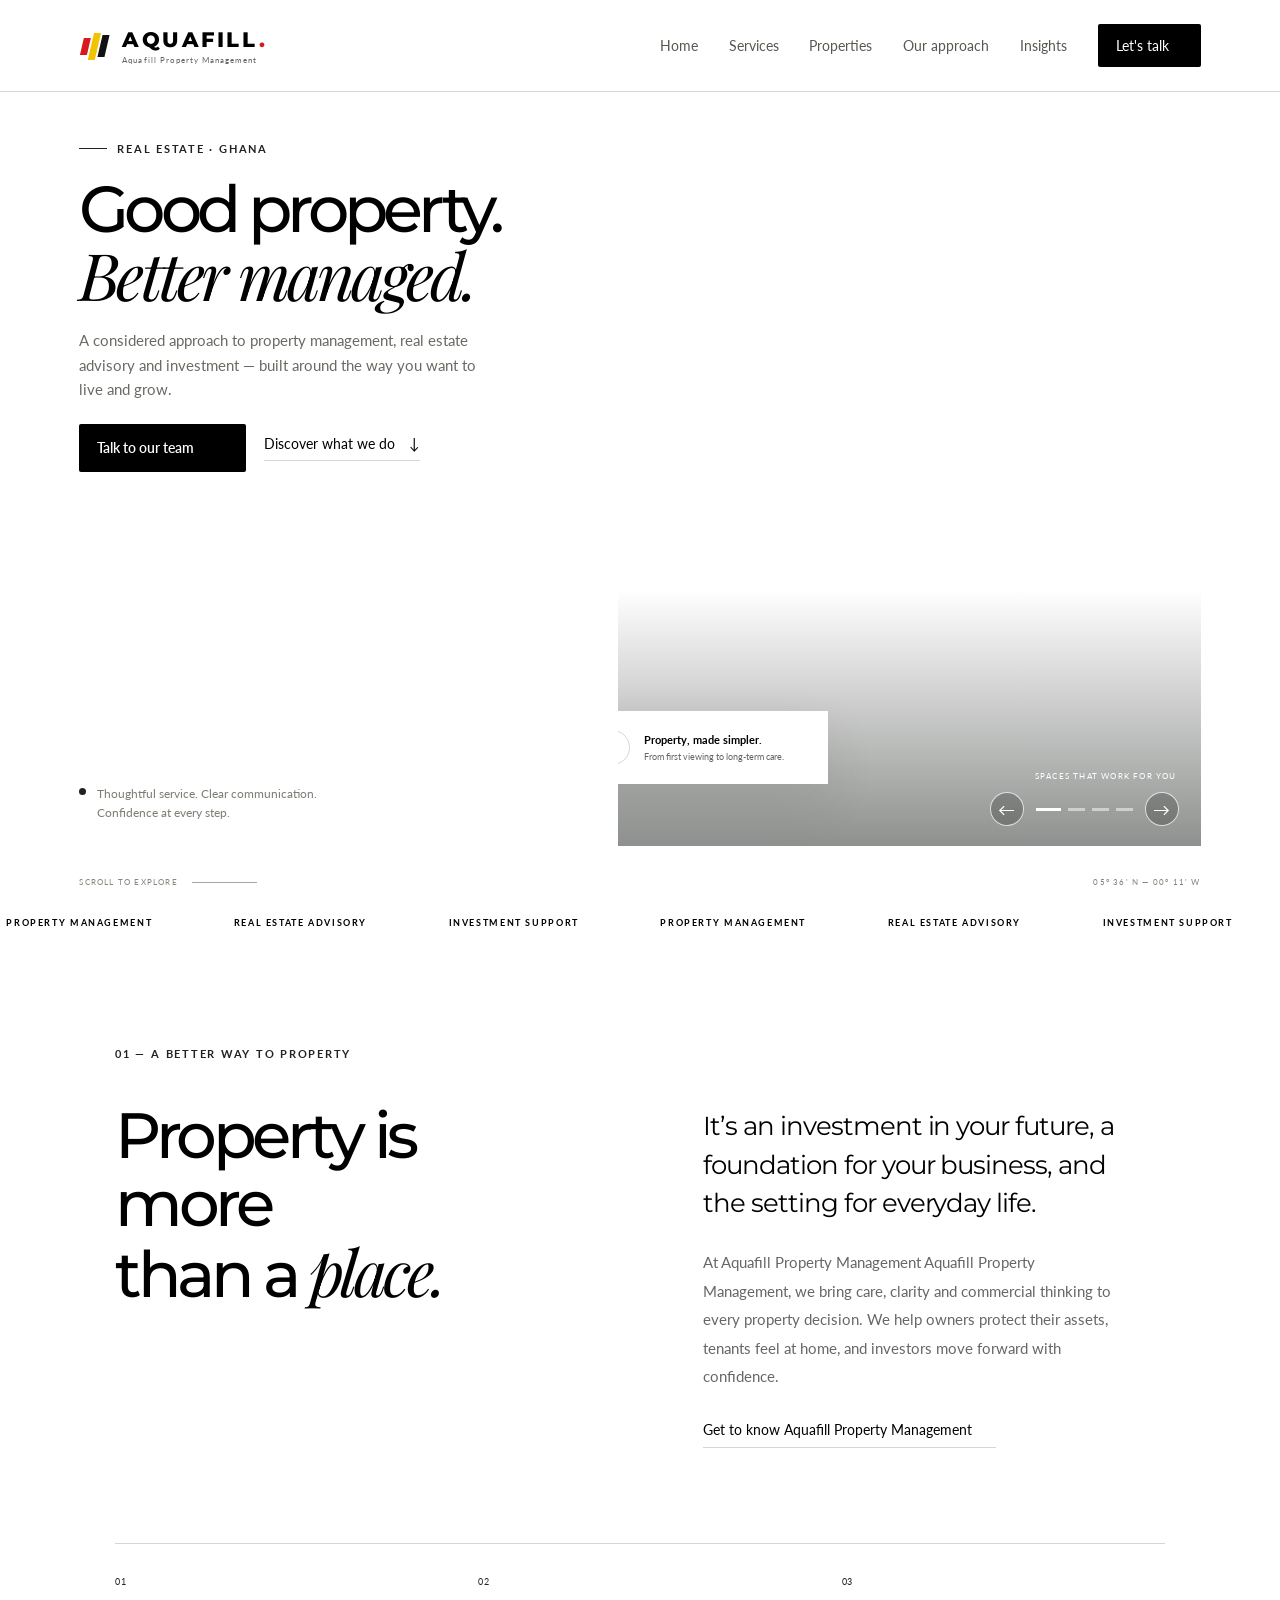
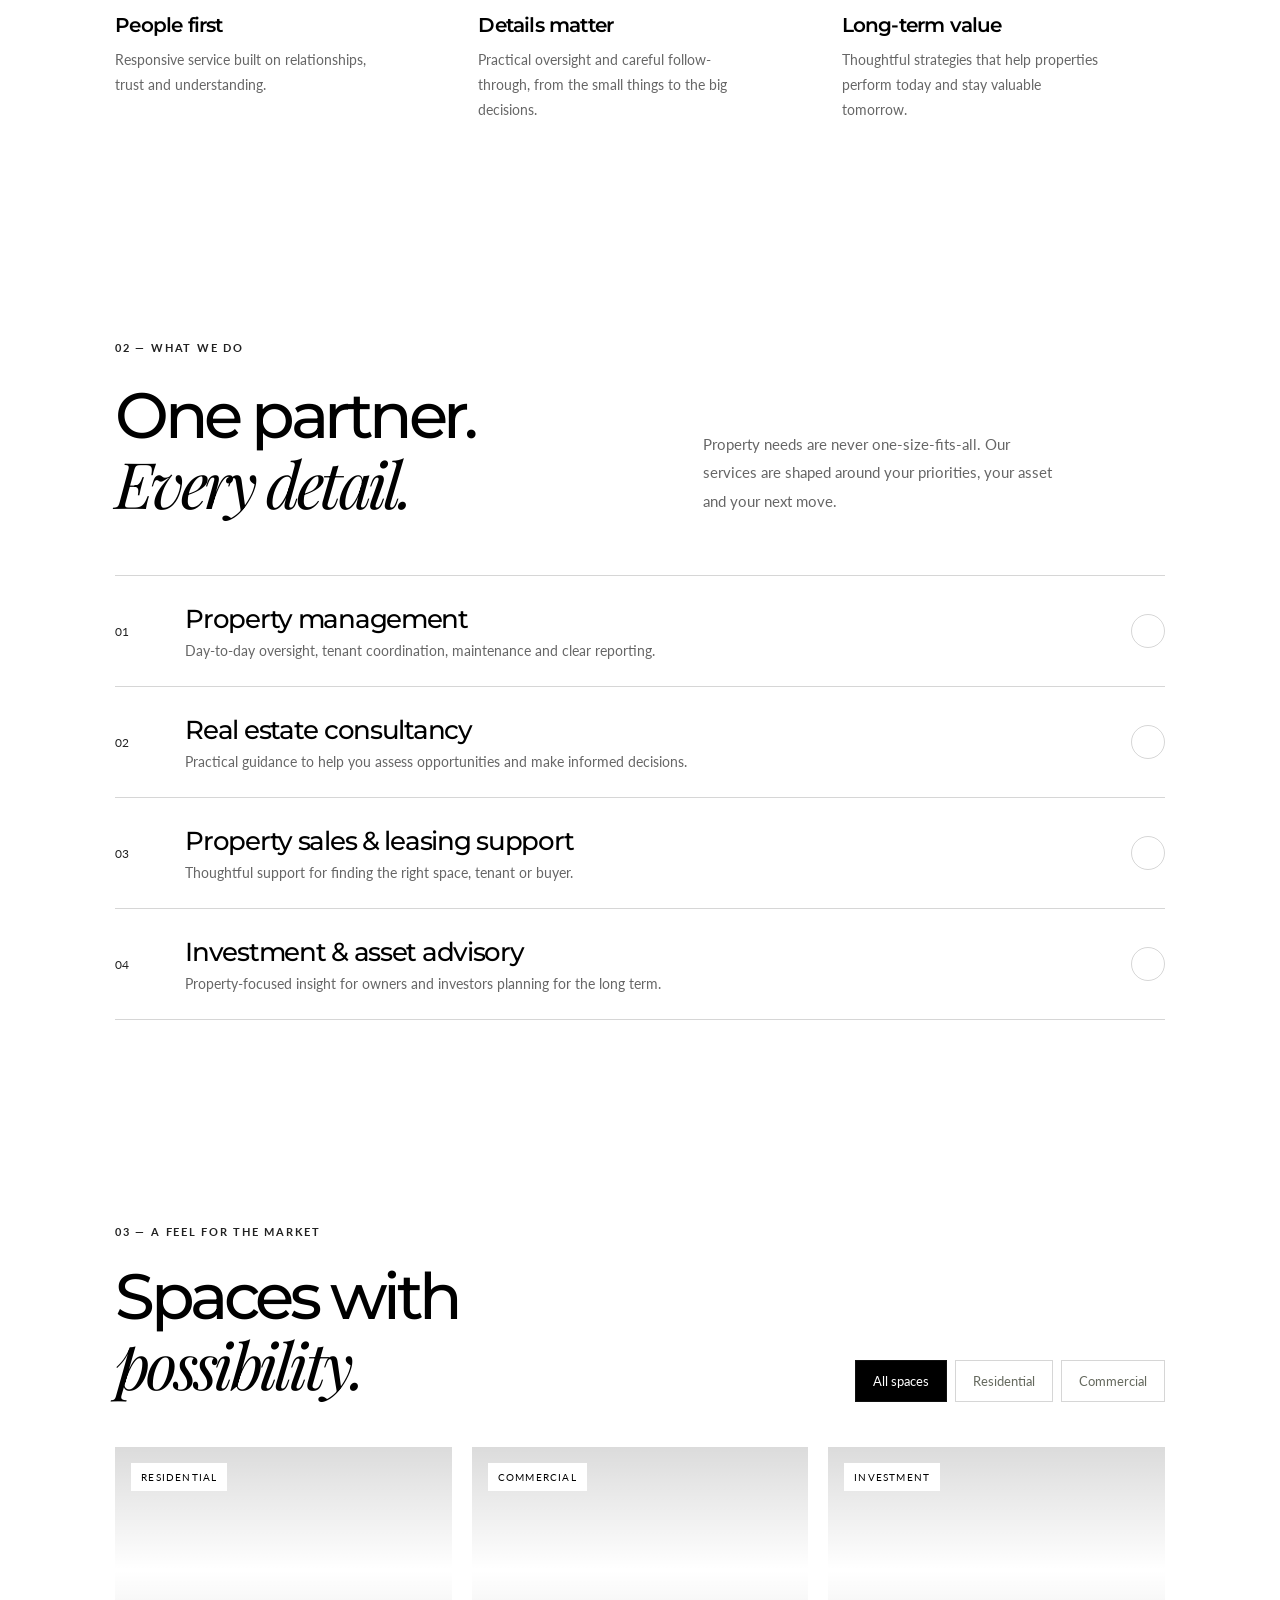
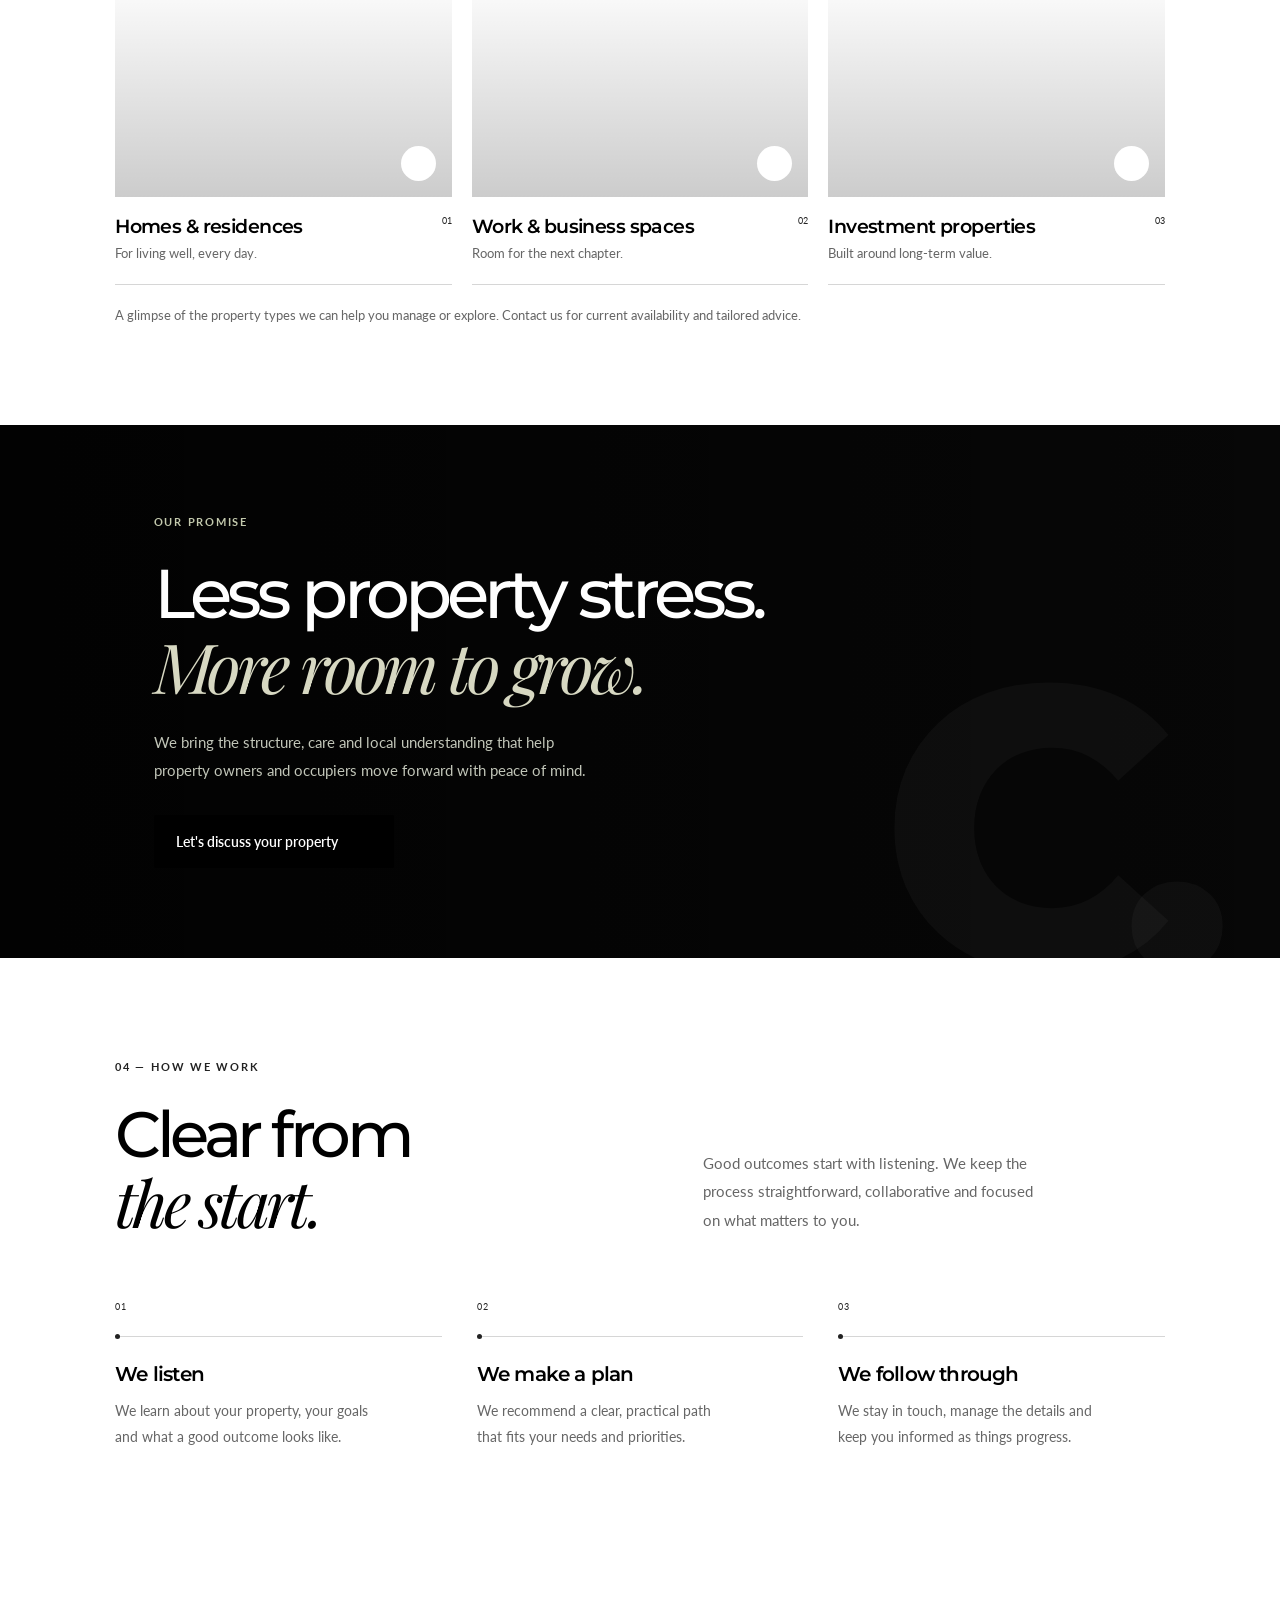
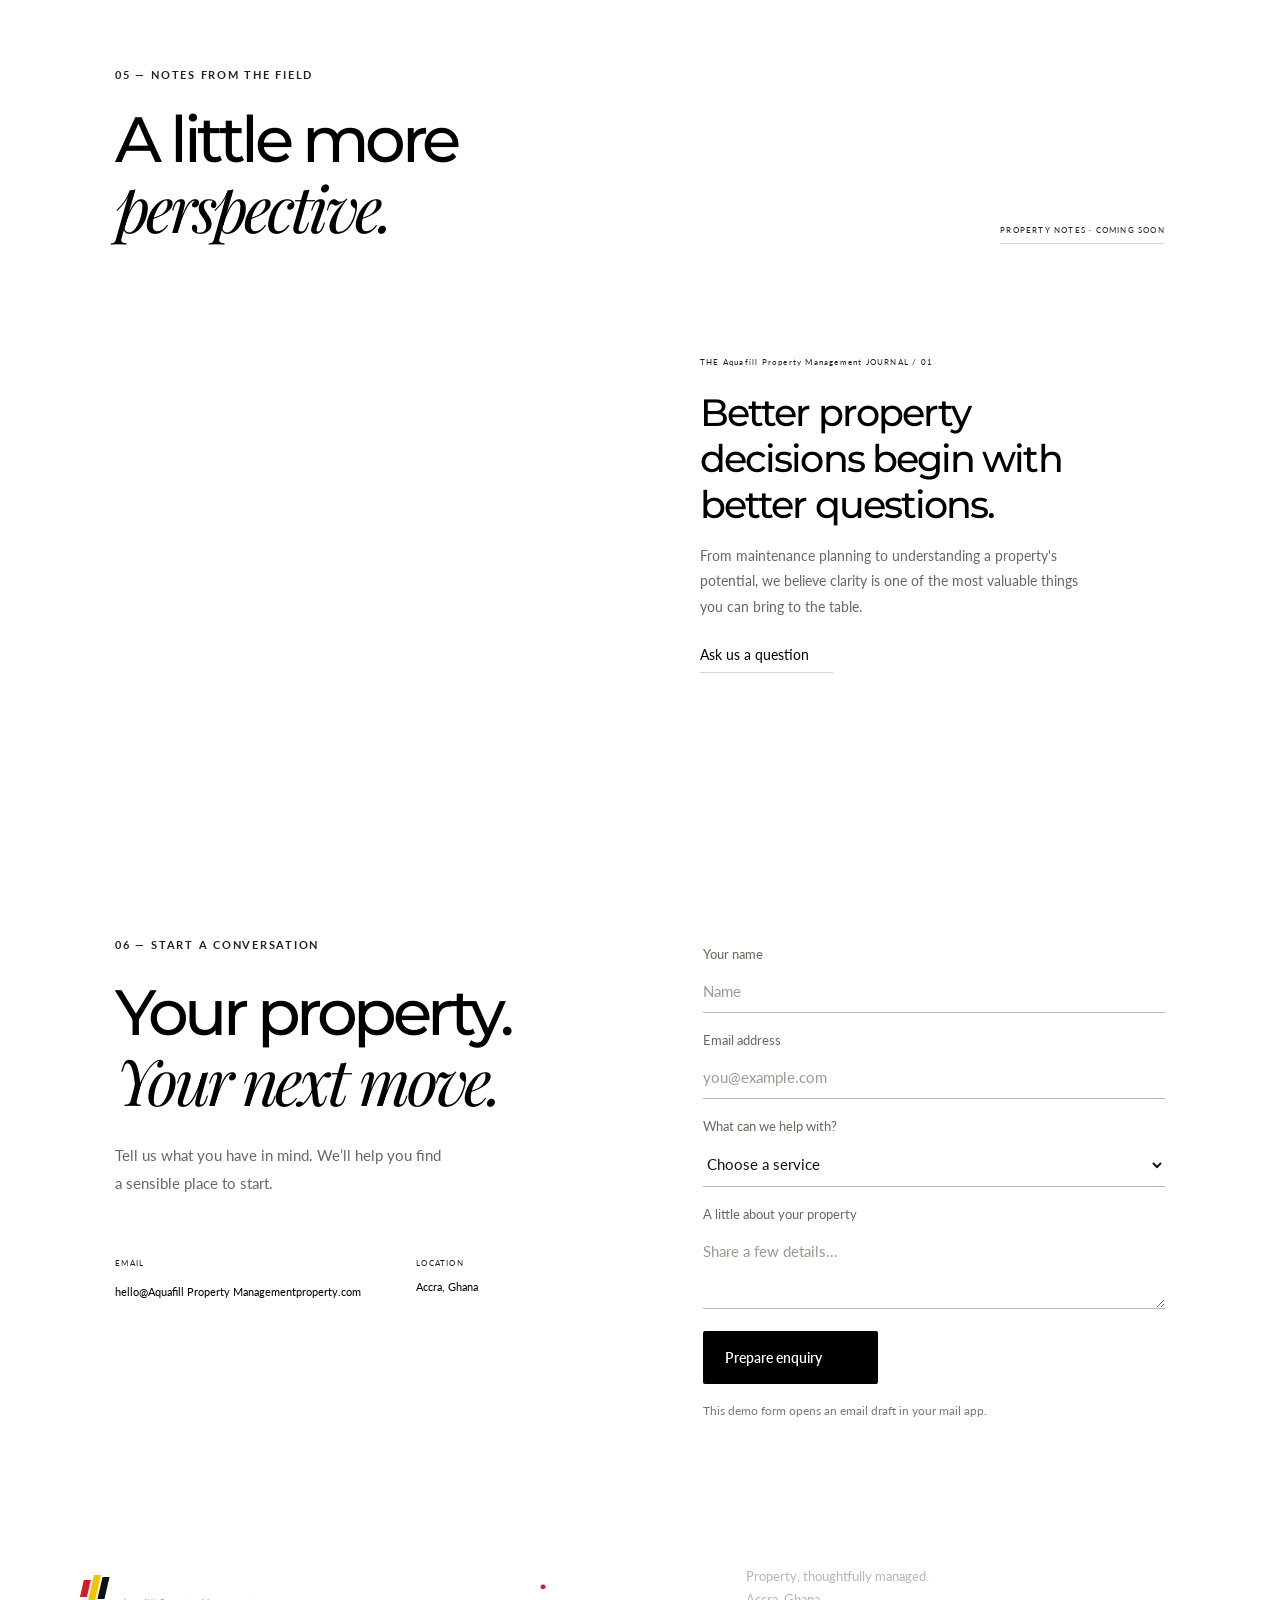
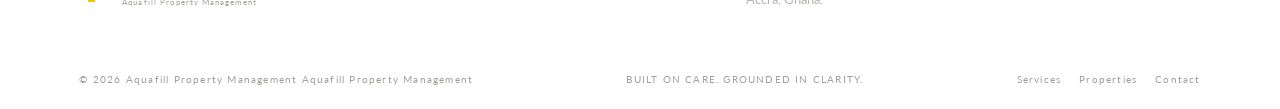
<file: index.html>
<!DOCTYPE html><html lang="en"><head>
  <meta charset="UTF-8">
  <meta name="viewport" content="width=device-width, initial-scale=1.0">
  <meta name="theme-color" content="#f4f0e8">
  <meta name="description" content="Aquafill Property Management Aquafill Property Management — thoughtful property management, real estate advisory and investment support in Ghana.">
  <title>Home | Aquafill Property Management Aquafill Property Management</title>
  <link rel="preconnect" href="https://fonts.googleapis.com">
  <link rel="preconnect" href="https://fonts.gstatic.com" crossorigin>
  <link href="https://fonts.googleapis.com/css2?family=EB+Garamond:wght@400;500;600;700;800&family=Lato:wght@400;700;900&family=Montserrat:wght@400;500;600;700;800&family=Playfair+Display:wght@400;500;600;700&display=swap" rel="stylesheet">
  <link rel="stylesheet" href="styles.css">
</head><body id="top"><div class="preloader" id="preloader" aria-label="Loading website"><div class="preloader-inner"><div class="brand-mark"><span></span><span></span><span></span></div><div class="preloader-name">AQUAFILL <span>.</span></div><p>AQUAFILL PROPERTY MANAGEMENT</p><div class="loader-track"><span></span></div><div class="loader-foot"><span>PROPERTY, THOUGHTFULLY MANAGED</span><span id="load-percent">00%</span></div></div></div><header class="site-header">
    <a class="brand" href="index.html" aria-label="Aquafill Property Management Aquafill Property Management home"><span class="brand-mark small"><span></span><span></span><span></span></span><span class="brand-copy"><strong>AQUAFILL<span>.</span></strong><small>Aquafill Property Management</small></span></a>
    <button class="menu-toggle" id="menu-toggle" aria-label="Open navigation" aria-expanded="false"><i></i><i></i></button>
    <nav class="main-nav" id="main-nav"><a href="index.html">Home</a><a href="services.html">Services</a><a href="properties.html">Properties</a><a href="approach.html">Our approach</a><a href="insights.html">Insights</a><a class="nav-cta" href="contact.html">Let's talk <span></span></a></nav>
  </header><main><section class="hero" id="home">
      <div class="hero-copy">
        <div class="eyebrow"><span class="eyebrow-line"></span> REAL ESTATE · GHANA</div>
        <h1>Good property.<br><em>Better managed.</em></h1>
        <p class="hero-intro">A considered approach to property management, real estate advisory and investment — built around the way you want to live and grow.</p>
        <div class="hero-actions"><a class="button button-dark" href="#contact">Talk to our team <span></span></a><a class="text-link" href="#services">Discover what we do <span>↓</span></a></div>
        <div class="hero-note"><span class="note-dot"></span><span>Thoughtful service. Clear communication.<br>Confidence at every step.</span></div>
      </div>
      <div class="hero-visual" data-hero-slider aria-label="Featured property images">
        <div class="hero-slides">
          <div class="hero-image hero-slide active" role="img" aria-label="Contemporary luxury home surrounded by tropical greenery"></div>
          <div class="hero-image hero-slide hero-slide-two" role="img" aria-label="Modern luxury residential architecture"></div>
          <div class="hero-image hero-slide hero-slide-three" role="img" aria-label="Elegant contemporary living space"></div>
          <div class="hero-image hero-slide hero-slide-four" role="img" aria-label="Modern commercial property exterior"></div>
        </div>
        <div class="image-shade"></div>
        <div class="hero-image-label"><span class="hero-counter">01 / 04</span><span class="hero-slide-caption">SPACES THAT WORK FOR YOU</span></div>
        <div class="hero-slider-controls" aria-label="Hero image controls">
          <button class="hero-prev" type="button" aria-label="Previous image">←</button>
          <div class="hero-dots"><button class="active" type="button" aria-label="Show image 1"></button><button type="button" aria-label="Show image 2"></button><button type="button" aria-label="Show image 3"></button><button type="button" aria-label="Show image 4"></button></div>
          <button class="hero-next" type="button" aria-label="Next image">→</button>
        </div>
        <div class="hero-float-card"><span class="float-icon"></span><div><strong>Property, made simpler.</strong><small>From first viewing to long-term care.</small></div></div>
        <div class="vertical-caption">ACCRA · GHANA</div>
      </div>
      <div class="hero-bottom"><span>SCROLL TO EXPLORE</span><div class="scroll-line"></div><span>05° 36' N — 00° 11' W</span></div>
    </section><section class="ticker" aria-label="Our services"><div class="ticker-track"><span>PROPERTY MANAGEMENT</span><b></b><span>REAL ESTATE ADVISORY</span><b></b><span>INVESTMENT SUPPORT</span><b></b><span>PROPERTY MANAGEMENT</span><b></b><span>REAL ESTATE ADVISORY</span><b></b><span>INVESTMENT SUPPORT</span><b></b></div></section><section class="intro section-pad" id="approach">
      <div class="section-kicker">01 — A BETTER WAY TO PROPERTY</div>
      <div class="intro-grid">
        <h2>Property is more<br>than a <em>place.</em></h2>
        <div class="intro-text"><p class="large-copy">It’s an investment in your future, a foundation for your business, and the setting for everyday life.</p><p>At Aquafill Property Management Aquafill Property Management, we bring care, clarity and commercial thinking to every property decision. We help owners protect their assets, tenants feel at home, and investors move forward with confidence.</p><a class="underlined-link" href="#contact">Get to know Aquafill Property Management <span></span></a></div>
      </div>
      <div class="principles">
        <article><span>01</span><h3>People first</h3><p>Responsive service built on relationships, trust and understanding.</p></article>
        <article><span>02</span><h3>Details matter</h3><p>Practical oversight and careful follow-through, from the small things to the big decisions.</p></article>
        <article><span>03</span><h3>Long-term value</h3><p>Thoughtful strategies that help properties perform today and stay valuable tomorrow.</p></article>
      </div>
    </section><section class="services section-pad" id="services">
      <div class="section-heading"><div><div class="section-kicker">02 — WHAT WE DO</div><h2>One partner.<br><em>Every detail.</em></h2></div><p>Property needs are never one-size-fits-all. Our services are shaped around your priorities, your asset and your next move.</p></div>
      <div class="service-list">
        <a class="service-row" href="#contact"><span class="service-number">01</span><div class="service-main"><h3>Property management</h3><p>Day-to-day oversight, tenant coordination, maintenance and clear reporting.</p></div><span class="service-arrow"></span></a>
        <a class="service-row" href="#contact"><span class="service-number">02</span><div class="service-main"><h3>Real estate consultancy</h3><p>Practical guidance to help you assess opportunities and make informed decisions.</p></div><span class="service-arrow"></span></a>
        <a class="service-row" href="#contact"><span class="service-number">03</span><div class="service-main"><h3>Property sales & leasing support</h3><p>Thoughtful support for finding the right space, tenant or buyer.</p></div><span class="service-arrow"></span></a>
        <a class="service-row" href="#contact"><span class="service-number">04</span><div class="service-main"><h3>Investment & asset advisory</h3><p>Property-focused insight for owners and investors planning for the long term.</p></div><span class="service-arrow"></span></a>
      </div>
    </section><section class="properties section-pad" id="properties">
      <div class="properties-top"><div><div class="section-kicker">03 — A FEEL FOR THE MARKET</div><h2>Spaces with<br><em>possibility.</em></h2></div><div class="property-controls"><button class="filter active" data-filter="all">All spaces</button><button class="filter" data-filter="residential">Residential</button><button class="filter" data-filter="commercial">Commercial</button></div></div>
      <div class="property-grid">
        <article class="property-card" data-type="residential"><a href="properties.html" class="property-photo photo-one"><span class="photo-tag">RESIDENTIAL</span><span class="photo-open"></span></a><div class="property-info"><div><h3>Homes & residences</h3><p>For living well, every day.</p></div><span class="property-index">01</span></div></article>
        <article class="property-card" data-type="commercial"><a href="properties.html" class="property-photo photo-two"><span class="photo-tag">COMMERCIAL</span><span class="photo-open"></span></a><div class="property-info"><div><h3>Work & business spaces</h3><p>Room for the next chapter.</p></div><span class="property-index">02</span></div></article>
        <article class="property-card" data-type="residential"><a href="properties.html" class="property-photo photo-three"><span class="photo-tag">INVESTMENT</span><span class="photo-open"></span></a><div class="property-info"><div><h3>Investment properties</h3><p>Built around long-term value.</p></div><span class="property-index">03</span></div></article>
      </div>
      <p class="property-disclaimer">A glimpse of the property types we can help you manage or explore. Contact us for current availability and tailored advice.</p>
    </section><section class="statement">
      <div class="statement-bg"></div><div class="statement-content"><div class="section-kicker light">OUR PROMISE</div><h2>Less property stress.<br><em>More room to grow.</em></h2><p>We bring the structure, care and local understanding that help property owners and occupiers move forward with peace of mind.</p><a class="button button-light" href="#contact">Let's discuss your property <span></span></a></div><div class="statement-mark">C.</div>
    </section><section class="process section-pad">
      <div class="section-heading"><div><div class="section-kicker">04 — HOW WE WORK</div><h2>Clear from<br><em>the start.</em></h2></div><p>Good outcomes start with listening. We keep the process straightforward, collaborative and focused on what matters to you.</p></div>
      <div class="process-grid"><article><span>01</span><div class="process-rule"></div><h3>We listen</h3><p>We learn about your property, your goals and what a good outcome looks like.</p></article><article><span>02</span><div class="process-rule"></div><h3>We make a plan</h3><p>We recommend a clear, practical path that fits your needs and priorities.</p></article><article><span>03</span><div class="process-rule"></div><h3>We follow through</h3><p>We stay in touch, manage the details and keep you informed as things progress.</p></article></div>
    </section><section class="insights section-pad" id="insights"><div class="insights-head"><div><div class="section-kicker">05 — NOTES FROM THE FIELD</div><h2>A little more<br><em>perspective.</em></h2></div><span class="coming-soon">PROPERTY NOTES · COMING SOON</span></div><div class="insight-card"><div class="insight-image"></div><div class="insight-copy"><span class="insight-label">THE Aquafill Property Management JOURNAL / 01</span><h3>Better property decisions begin with better questions.</h3><p>From maintenance planning to understanding a property's potential, we believe clarity is one of the most valuable things you can bring to the table.</p><a href="#contact" class="underlined-link">Ask us a question <span></span></a></div></div></section><section class="contact section-pad" id="contact"><div class="contact-left"><div class="section-kicker">06 — START A CONVERSATION</div><h2>Your property.<br><em>Your next move.</em></h2><p>Tell us what you have in mind. We’ll help you find a sensible place to start.</p><div class="contact-details"><div><span>EMAIL</span><a href="mailto:hello@Aquafill Property Managementproperty.com">hello@Aquafill Property Managementproperty.com</a></div><div><span>LOCATION</span><p>Accra, Ghana</p></div></div></div><form class="contact-form" id="contact-form"><label>Your name<input type="text" name="name" placeholder="Name" required></label><label>Email address<input type="email" name="email" placeholder="you@example.com" required></label><label>What can we help with?<select name="service" required><option value="">Choose a service</option><option>Property management</option><option>Real estate consultancy</option><option>Sales or leasing support</option><option>Investment and asset advisory</option><option>Something else</option></select></label><label>A little about your property<textarea name="message" rows="3" placeholder="Share a few details…" required></textarea></label><button class="button button-dark submit-button" type="submit">Prepare enquiry <span></span></button><p class="form-note" id="form-note">This demo form opens an email draft in your mail app.</p></form></section></main><footer class="footer"><div class="footer-top"><a class="brand footer-brand" href="index.html"><span class="brand-mark small"><span></span><span></span><span></span></span><span class="brand-copy"><strong>Aquafill Property Management<span>.</span></strong><small>Aquafill Property Management</small></span></a><p>Property, thoughtfully managed.<br>Accra, Ghana.</p><a class="back-top" href="#top">BACK TO TOP ↑</a></div><div class="footer-bottom"><span>© <span id="year"></span> Aquafill Property Management Aquafill Property Management</span><span>BUILT ON CARE. GROUNDED IN CLARITY.</span><div><a href="services.html">Services</a><a href="properties.html">Properties</a><a href="contact.html">Contact</a></div></div></footer><script src="script.js"></script></body></html>
</file>
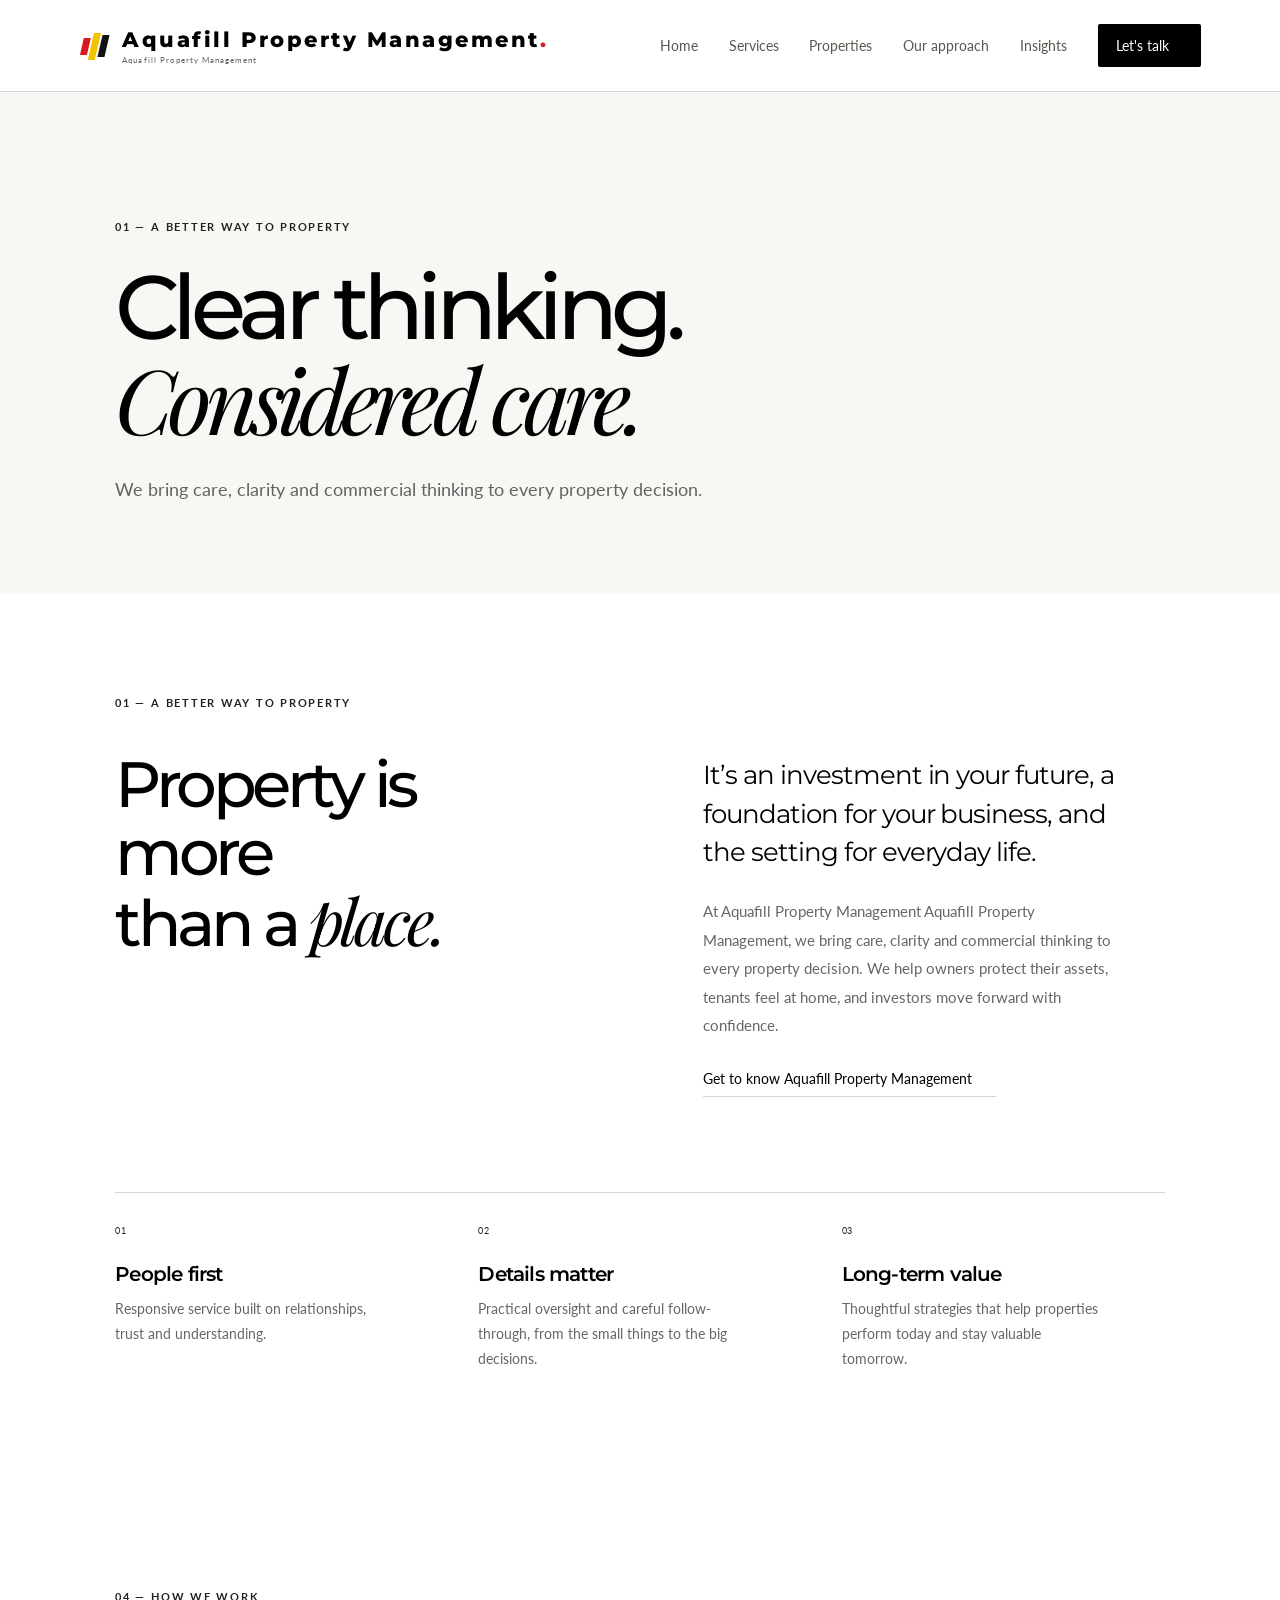
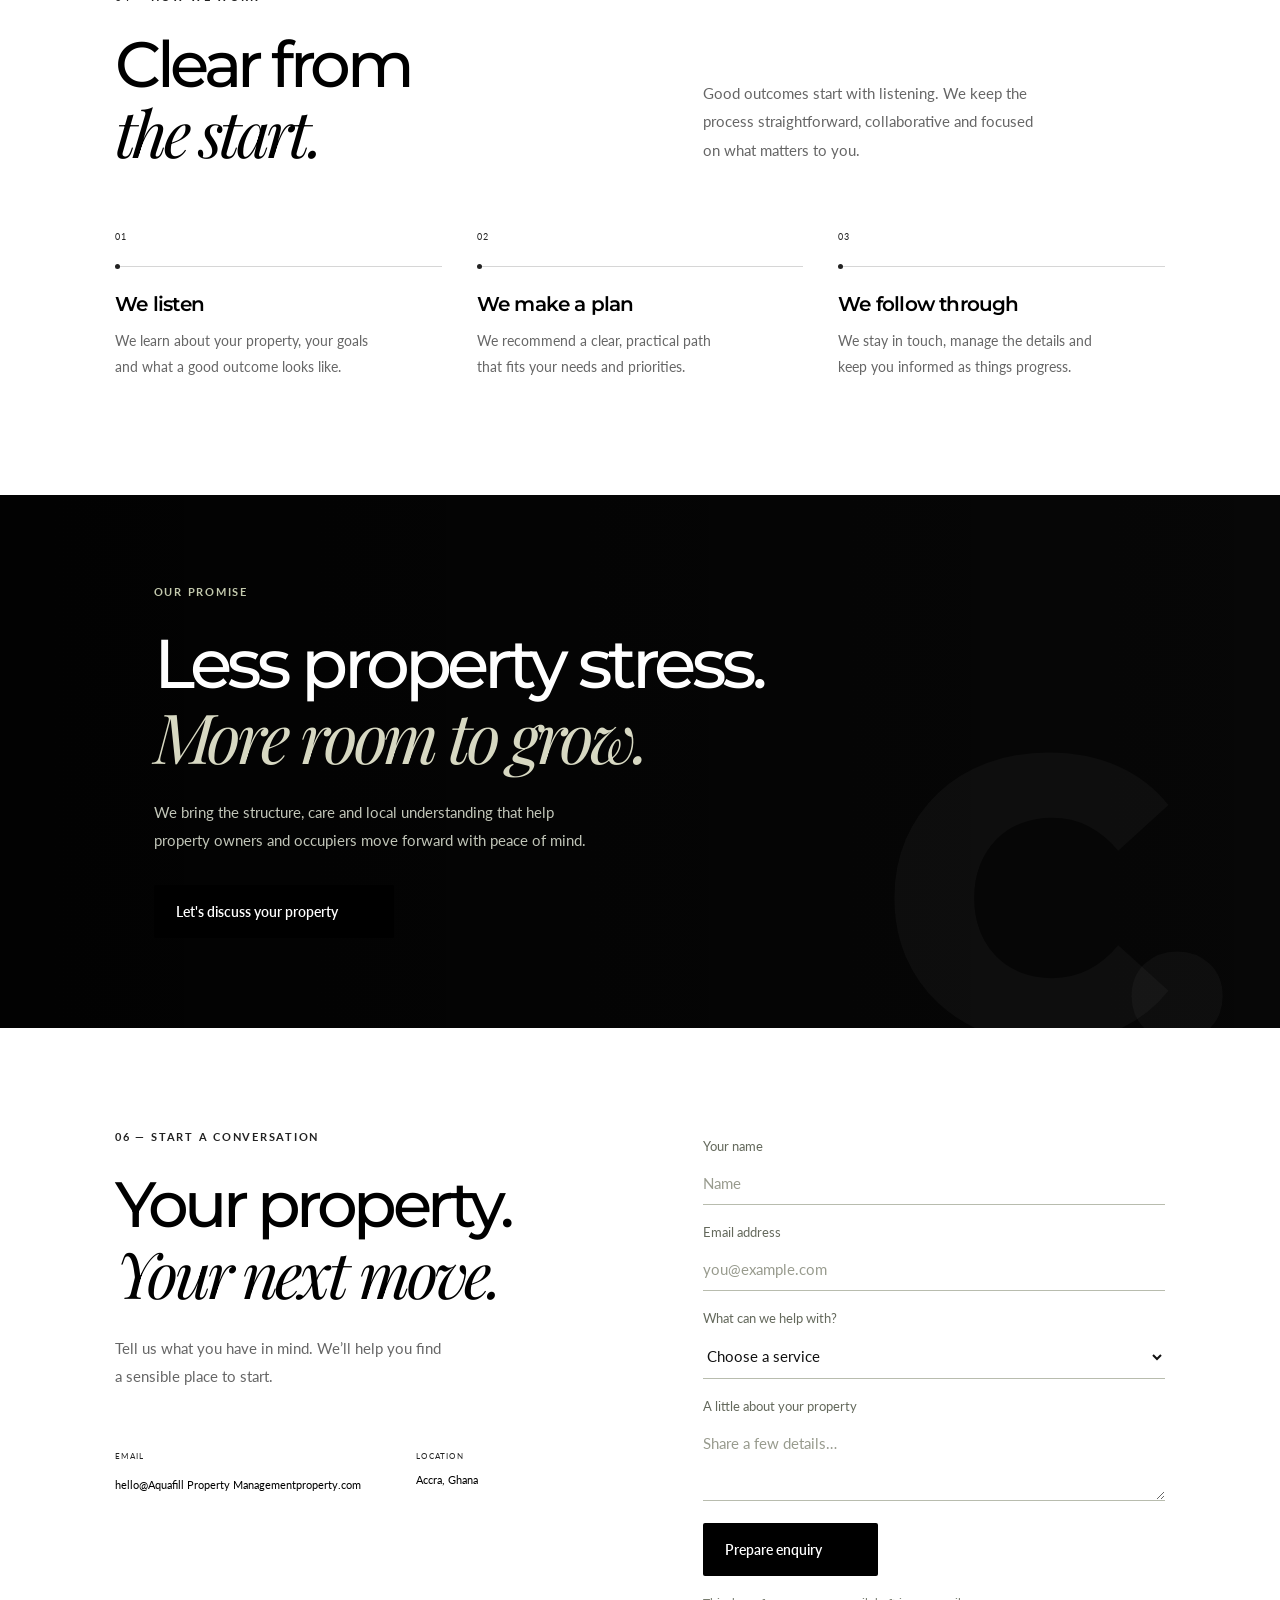
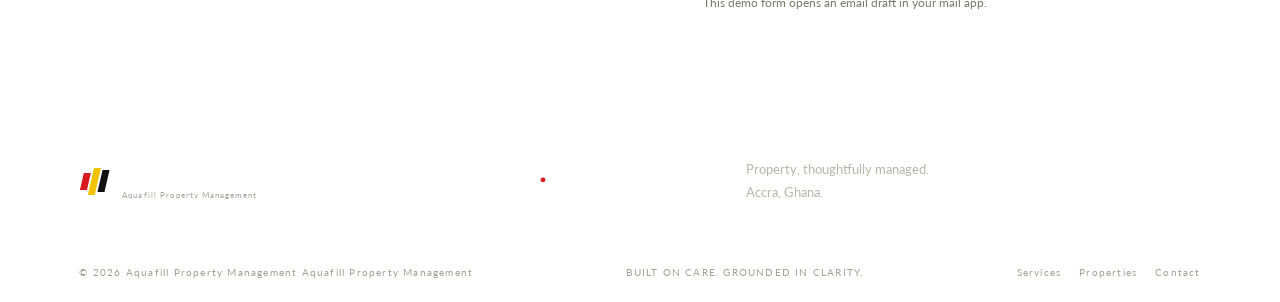
<file: approach.html>
<!DOCTYPE html><html lang="en"><head>
  <meta charset="UTF-8">
  <meta name="viewport" content="width=device-width, initial-scale=1.0">
  <meta name="theme-color" content="#f4f0e8">
  <meta name="description" content="Aquafill Property Management Aquafill Property Management — thoughtful property management, real estate advisory and investment support in Ghana.">
  <title>Our Approach | Aquafill Property Management Aquafill Property Management</title>
  <link rel="preconnect" href="https://fonts.googleapis.com">
  <link rel="preconnect" href="https://fonts.gstatic.com" crossorigin>
  <link href="https://fonts.googleapis.com/css2?family=EB+Garamond:wght@400;500;600;700;800&family=Lato:wght@400;700;900&family=Montserrat:wght@400;500;600;700;800&family=Playfair+Display:wght@400;500;600;700&display=swap" rel="stylesheet">
  <link rel="stylesheet" href="styles.css">
</head><body id="top"><header class="site-header">
    <a class="brand" href="index.html" aria-label="Aquafill Property Management Aquafill Property Management home"><span class="brand-mark small"><span></span><span></span><span></span></span><span class="brand-copy"><strong>Aquafill Property Management<span>.</span></strong><small>Aquafill Property Management</small></span></a>
    <button class="menu-toggle" id="menu-toggle" aria-label="Open navigation" aria-expanded="false"><i></i><i></i></button>
    <nav class="main-nav" id="main-nav"><a href="index.html">Home</a><a href="services.html">Services</a><a href="properties.html">Properties</a><a href="approach.html">Our approach</a><a href="insights.html">Insights</a><a class="nav-cta" href="contact.html">Let's talk <span></span></a></nav>
  </header><main><section class="page-hero section-pad"><div class="section-kicker">01 — A BETTER WAY TO PROPERTY</div><h1>Clear thinking.<br><em>Considered care.</em></h1><p>We bring care, clarity and commercial thinking to every property decision.</p></section><section class="intro section-pad" id="approach">
      <div class="section-kicker">01 — A BETTER WAY TO PROPERTY</div>
      <div class="intro-grid">
        <h2>Property is more<br>than a <em>place.</em></h2>
        <div class="intro-text"><p class="large-copy">It’s an investment in your future, a foundation for your business, and the setting for everyday life.</p><p>At Aquafill Property Management Aquafill Property Management, we bring care, clarity and commercial thinking to every property decision. We help owners protect their assets, tenants feel at home, and investors move forward with confidence.</p><a class="underlined-link" href="#contact">Get to know Aquafill Property Management <span></span></a></div>
      </div>
      <div class="principles">
        <article><span>01</span><h3>People first</h3><p>Responsive service built on relationships, trust and understanding.</p></article>
        <article><span>02</span><h3>Details matter</h3><p>Practical oversight and careful follow-through, from the small things to the big decisions.</p></article>
        <article><span>03</span><h3>Long-term value</h3><p>Thoughtful strategies that help properties perform today and stay valuable tomorrow.</p></article>
      </div>
    </section><section class="process section-pad">
      <div class="section-heading"><div><div class="section-kicker">04 — HOW WE WORK</div><h2>Clear from<br><em>the start.</em></h2></div><p>Good outcomes start with listening. We keep the process straightforward, collaborative and focused on what matters to you.</p></div>
      <div class="process-grid"><article><span>01</span><div class="process-rule"></div><h3>We listen</h3><p>We learn about your property, your goals and what a good outcome looks like.</p></article><article><span>02</span><div class="process-rule"></div><h3>We make a plan</h3><p>We recommend a clear, practical path that fits your needs and priorities.</p></article><article><span>03</span><div class="process-rule"></div><h3>We follow through</h3><p>We stay in touch, manage the details and keep you informed as things progress.</p></article></div>
    </section><section class="statement">
      <div class="statement-bg"></div><div class="statement-content"><div class="section-kicker light">OUR PROMISE</div><h2>Less property stress.<br><em>More room to grow.</em></h2><p>We bring the structure, care and local understanding that help property owners and occupiers move forward with peace of mind.</p><a class="button button-light" href="#contact">Let's discuss your property <span></span></a></div><div class="statement-mark">C.</div>
    </section><section class="contact section-pad" id="contact"><div class="contact-left"><div class="section-kicker">06 — START A CONVERSATION</div><h2>Your property.<br><em>Your next move.</em></h2><p>Tell us what you have in mind. We’ll help you find a sensible place to start.</p><div class="contact-details"><div><span>EMAIL</span><a href="mailto:hello@Aquafill Property Managementproperty.com">hello@Aquafill Property Managementproperty.com</a></div><div><span>LOCATION</span><p>Accra, Ghana</p></div></div></div><form class="contact-form" id="contact-form"><label>Your name<input type="text" name="name" placeholder="Name" required></label><label>Email address<input type="email" name="email" placeholder="you@example.com" required></label><label>What can we help with?<select name="service" required><option value="">Choose a service</option><option>Property management</option><option>Real estate consultancy</option><option>Sales or leasing support</option><option>Investment and asset advisory</option><option>Something else</option></select></label><label>A little about your property<textarea name="message" rows="3" placeholder="Share a few details…" required></textarea></label><button class="button button-dark submit-button" type="submit">Prepare enquiry <span></span></button><p class="form-note" id="form-note">This demo form opens an email draft in your mail app.</p></form></section></main><footer class="footer"><div class="footer-top"><a class="brand footer-brand" href="index.html"><span class="brand-mark small"><span></span><span></span><span></span></span><span class="brand-copy"><strong>Aquafill Property Management<span>.</span></strong><small>Aquafill Property Management</small></span></a><p>Property, thoughtfully managed.<br>Accra, Ghana.</p><a class="back-top" href="#top">BACK TO TOP ↑</a></div><div class="footer-bottom"><span>© <span id="year"></span> Aquafill Property Management Aquafill Property Management</span><span>BUILT ON CARE. GROUNDED IN CLARITY.</span><div><a href="services.html">Services</a><a href="properties.html">Properties</a><a href="contact.html">Contact</a></div></div></footer><script src="script.js"></script></body></html>
</file>
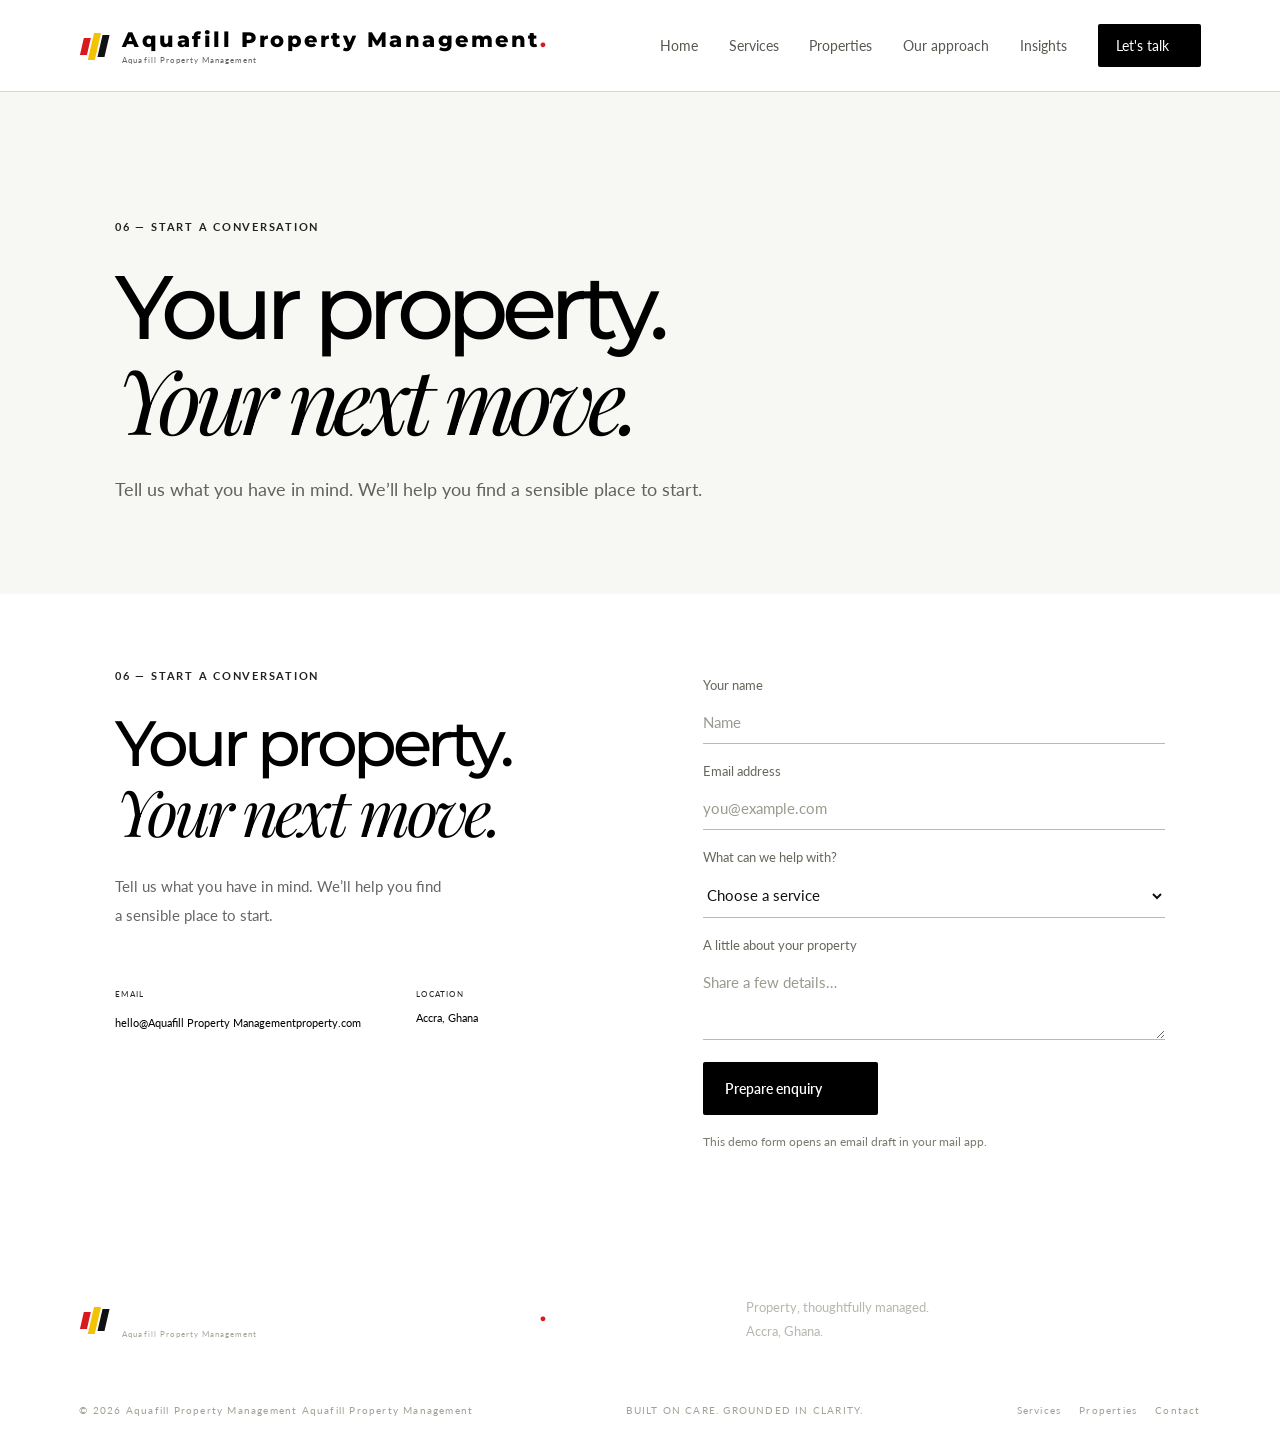
<file: contact.html>
<!DOCTYPE html><html lang="en"><head>
  <meta charset="UTF-8">
  <meta name="viewport" content="width=device-width, initial-scale=1.0">
  <meta name="theme-color" content="#f4f0e8">
  <meta name="description" content="Aquafill Property Management Aquafill Property Management — thoughtful property management, real estate advisory and investment support in Ghana.">
  <title>Contact | Aquafill Property Management Aquafill Property Management</title>
  <link rel="preconnect" href="https://fonts.googleapis.com">
  <link rel="preconnect" href="https://fonts.gstatic.com" crossorigin>
  <link href="https://fonts.googleapis.com/css2?family=EB+Garamond:wght@400;500;600;700;800&family=Lato:wght@400;700;900&family=Montserrat:wght@400;500;600;700;800&family=Playfair+Display:wght@400;500;600;700&display=swap" rel="stylesheet">
  <link rel="stylesheet" href="styles.css">
</head><body id="top"><header class="site-header">
    <a class="brand" href="index.html" aria-label="Aquafill Property Management Aquafill Property Management home"><span class="brand-mark small"><span></span><span></span><span></span></span><span class="brand-copy"><strong>Aquafill Property Management<span>.</span></strong><small>Aquafill Property Management</small></span></a>
    <button class="menu-toggle" id="menu-toggle" aria-label="Open navigation" aria-expanded="false"><i></i><i></i></button>
    <nav class="main-nav" id="main-nav"><a href="index.html">Home</a><a href="services.html">Services</a><a href="properties.html">Properties</a><a href="approach.html">Our approach</a><a href="insights.html">Insights</a><a class="nav-cta" href="contact.html">Let's talk <span></span></a></nav>
  </header><main><section class="page-hero section-pad"><div class="section-kicker">06 — START A CONVERSATION</div><h1>Your property.<br><em>Your next move.</em></h1><p>Tell us what you have in mind. We’ll help you find a sensible place to start.</p></section><section class="contact section-pad" id="contact"><div class="contact-left"><div class="section-kicker">06 — START A CONVERSATION</div><h2>Your property.<br><em>Your next move.</em></h2><p>Tell us what you have in mind. We’ll help you find a sensible place to start.</p><div class="contact-details"><div><span>EMAIL</span><a href="mailto:hello@Aquafill Property Managementproperty.com">hello@Aquafill Property Managementproperty.com</a></div><div><span>LOCATION</span><p>Accra, Ghana</p></div></div></div><form class="contact-form" id="contact-form"><label>Your name<input type="text" name="name" placeholder="Name" required></label><label>Email address<input type="email" name="email" placeholder="you@example.com" required></label><label>What can we help with?<select name="service" required><option value="">Choose a service</option><option>Property management</option><option>Real estate consultancy</option><option>Sales or leasing support</option><option>Investment and asset advisory</option><option>Something else</option></select></label><label>A little about your property<textarea name="message" rows="3" placeholder="Share a few details…" required></textarea></label><button class="button button-dark submit-button" type="submit">Prepare enquiry <span></span></button><p class="form-note" id="form-note">This demo form opens an email draft in your mail app.</p></form></section></main><footer class="footer"><div class="footer-top"><a class="brand footer-brand" href="index.html"><span class="brand-mark small"><span></span><span></span><span></span></span><span class="brand-copy"><strong>Aquafill Property Management<span>.</span></strong><small>Aquafill Property Management</small></span></a><p>Property, thoughtfully managed.<br>Accra, Ghana.</p><a class="back-top" href="#top">BACK TO TOP ↑</a></div><div class="footer-bottom"><span>© <span id="year"></span> Aquafill Property Management Aquafill Property Management</span><span>BUILT ON CARE. GROUNDED IN CLARITY.</span><div><a href="services.html">Services</a><a href="properties.html">Properties</a><a href="contact.html">Contact</a></div></div></footer><script src="script.js"></script></body></html>
</file>
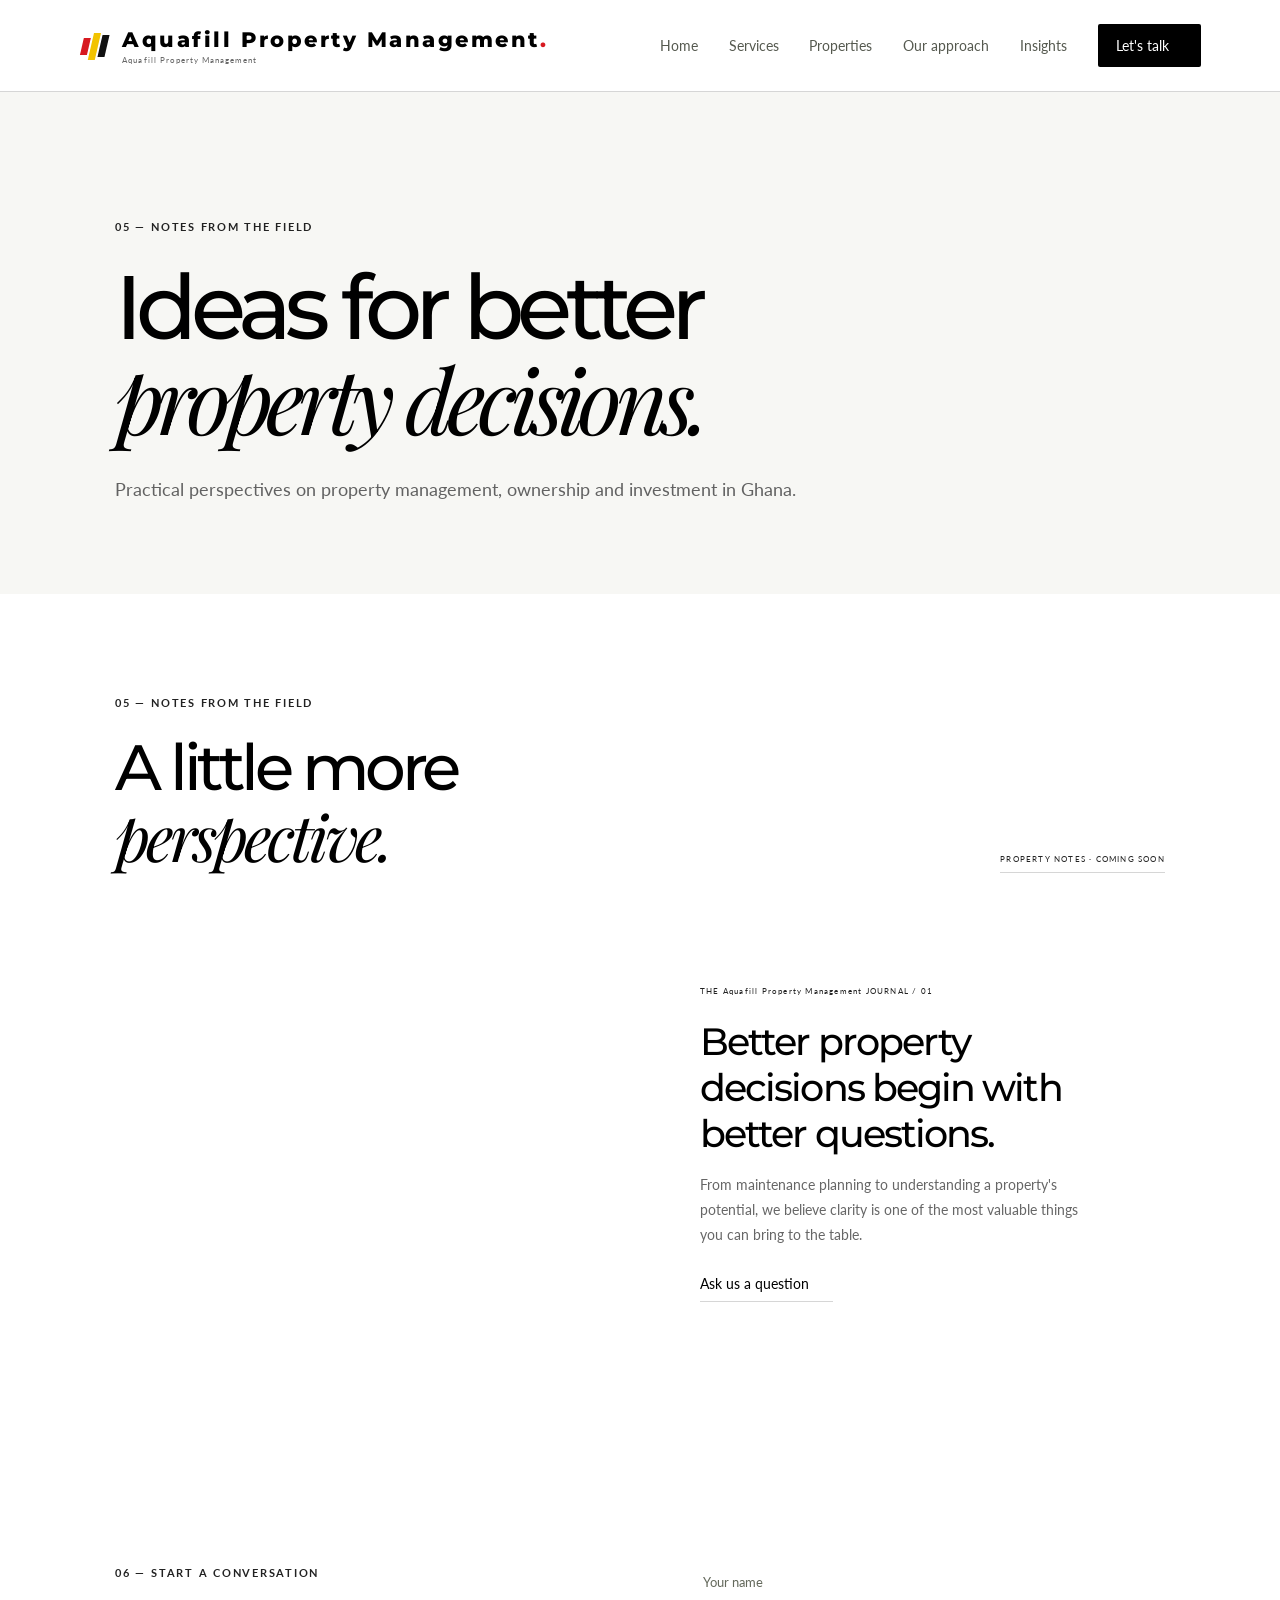
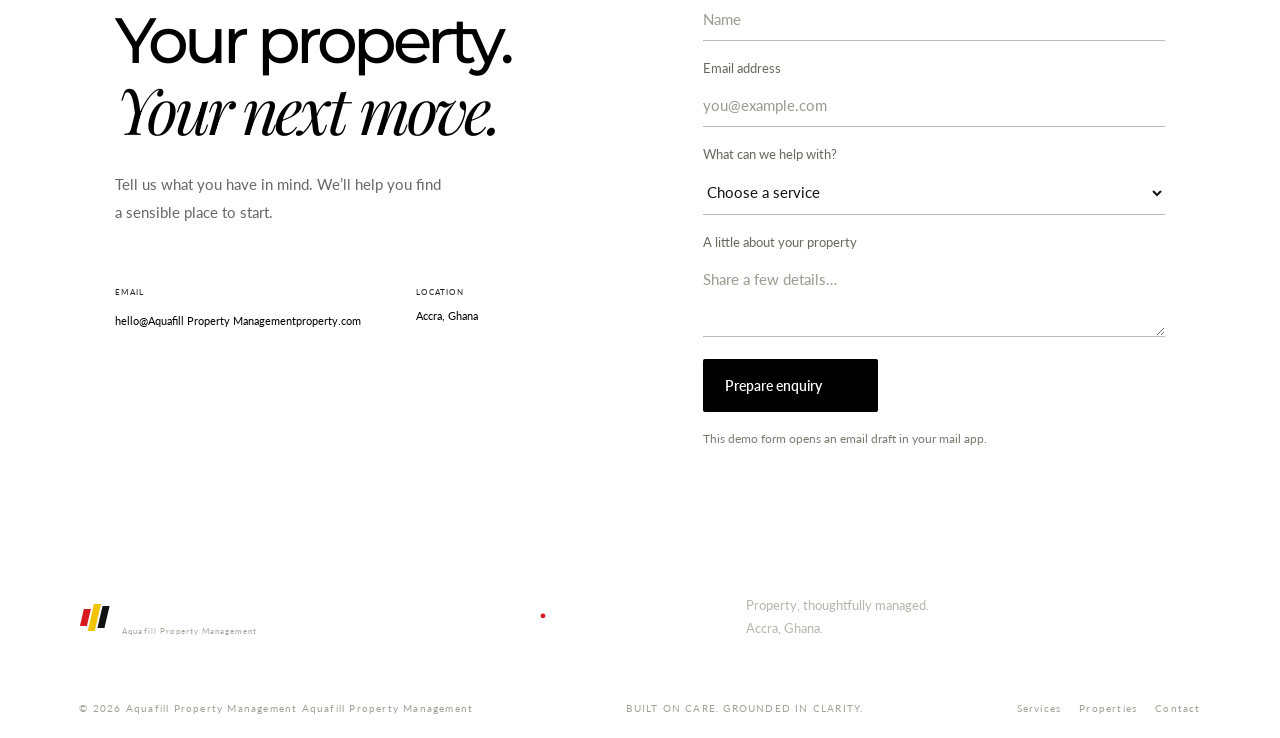
<file: insights.html>
<!DOCTYPE html><html lang="en"><head>
  <meta charset="UTF-8">
  <meta name="viewport" content="width=device-width, initial-scale=1.0">
  <meta name="theme-color" content="#f4f0e8">
  <meta name="description" content="Aquafill Property Management Aquafill Property Management — thoughtful property management, real estate advisory and investment support in Ghana.">
  <title>Insights | Aquafill Property Management Aquafill Property Management</title>
  <link rel="preconnect" href="https://fonts.googleapis.com">
  <link rel="preconnect" href="https://fonts.gstatic.com" crossorigin>
  <link href="https://fonts.googleapis.com/css2?family=EB+Garamond:wght@400;500;600;700;800&family=Lato:wght@400;700;900&family=Montserrat:wght@400;500;600;700;800&family=Playfair+Display:wght@400;500;600;700&display=swap" rel="stylesheet">
  <link rel="stylesheet" href="styles.css">
</head><body id="top"><header class="site-header">
    <a class="brand" href="index.html" aria-label="Aquafill Property Management Aquafill Property Management home"><span class="brand-mark small"><span></span><span></span><span></span></span><span class="brand-copy"><strong>Aquafill Property Management<span>.</span></strong><small>Aquafill Property Management</small></span></a>
    <button class="menu-toggle" id="menu-toggle" aria-label="Open navigation" aria-expanded="false"><i></i><i></i></button>
    <nav class="main-nav" id="main-nav"><a href="index.html">Home</a><a href="services.html">Services</a><a href="properties.html">Properties</a><a href="approach.html">Our approach</a><a href="insights.html">Insights</a><a class="nav-cta" href="contact.html">Let's talk <span></span></a></nav>
  </header><main><section class="page-hero section-pad"><div class="section-kicker">05 — NOTES FROM THE FIELD</div><h1>Ideas for better<br><em>property decisions.</em></h1><p>Practical perspectives on property management, ownership and investment in Ghana.</p></section><section class="insights section-pad" id="insights"><div class="insights-head"><div><div class="section-kicker">05 — NOTES FROM THE FIELD</div><h2>A little more<br><em>perspective.</em></h2></div><span class="coming-soon">PROPERTY NOTES · COMING SOON</span></div><div class="insight-card"><div class="insight-image"></div><div class="insight-copy"><span class="insight-label">THE Aquafill Property Management JOURNAL / 01</span><h3>Better property decisions begin with better questions.</h3><p>From maintenance planning to understanding a property's potential, we believe clarity is one of the most valuable things you can bring to the table.</p><a href="#contact" class="underlined-link">Ask us a question <span></span></a></div></div></section><section class="contact section-pad" id="contact"><div class="contact-left"><div class="section-kicker">06 — START A CONVERSATION</div><h2>Your property.<br><em>Your next move.</em></h2><p>Tell us what you have in mind. We’ll help you find a sensible place to start.</p><div class="contact-details"><div><span>EMAIL</span><a href="mailto:hello@Aquafill Property Managementproperty.com">hello@Aquafill Property Managementproperty.com</a></div><div><span>LOCATION</span><p>Accra, Ghana</p></div></div></div><form class="contact-form" id="contact-form"><label>Your name<input type="text" name="name" placeholder="Name" required></label><label>Email address<input type="email" name="email" placeholder="you@example.com" required></label><label>What can we help with?<select name="service" required><option value="">Choose a service</option><option>Property management</option><option>Real estate consultancy</option><option>Sales or leasing support</option><option>Investment and asset advisory</option><option>Something else</option></select></label><label>A little about your property<textarea name="message" rows="3" placeholder="Share a few details…" required></textarea></label><button class="button button-dark submit-button" type="submit">Prepare enquiry <span></span></button><p class="form-note" id="form-note">This demo form opens an email draft in your mail app.</p></form></section></main><footer class="footer"><div class="footer-top"><a class="brand footer-brand" href="index.html"><span class="brand-mark small"><span></span><span></span><span></span></span><span class="brand-copy"><strong>Aquafill Property Management<span>.</span></strong><small>Aquafill Property Management</small></span></a><p>Property, thoughtfully managed.<br>Accra, Ghana.</p><a class="back-top" href="#top">BACK TO TOP ↑</a></div><div class="footer-bottom"><span>© <span id="year"></span> Aquafill Property Management Aquafill Property Management</span><span>BUILT ON CARE. GROUNDED IN CLARITY.</span><div><a href="services.html">Services</a><a href="properties.html">Properties</a><a href="contact.html">Contact</a></div></div></footer><script src="script.js"></script></body></html>
</file>
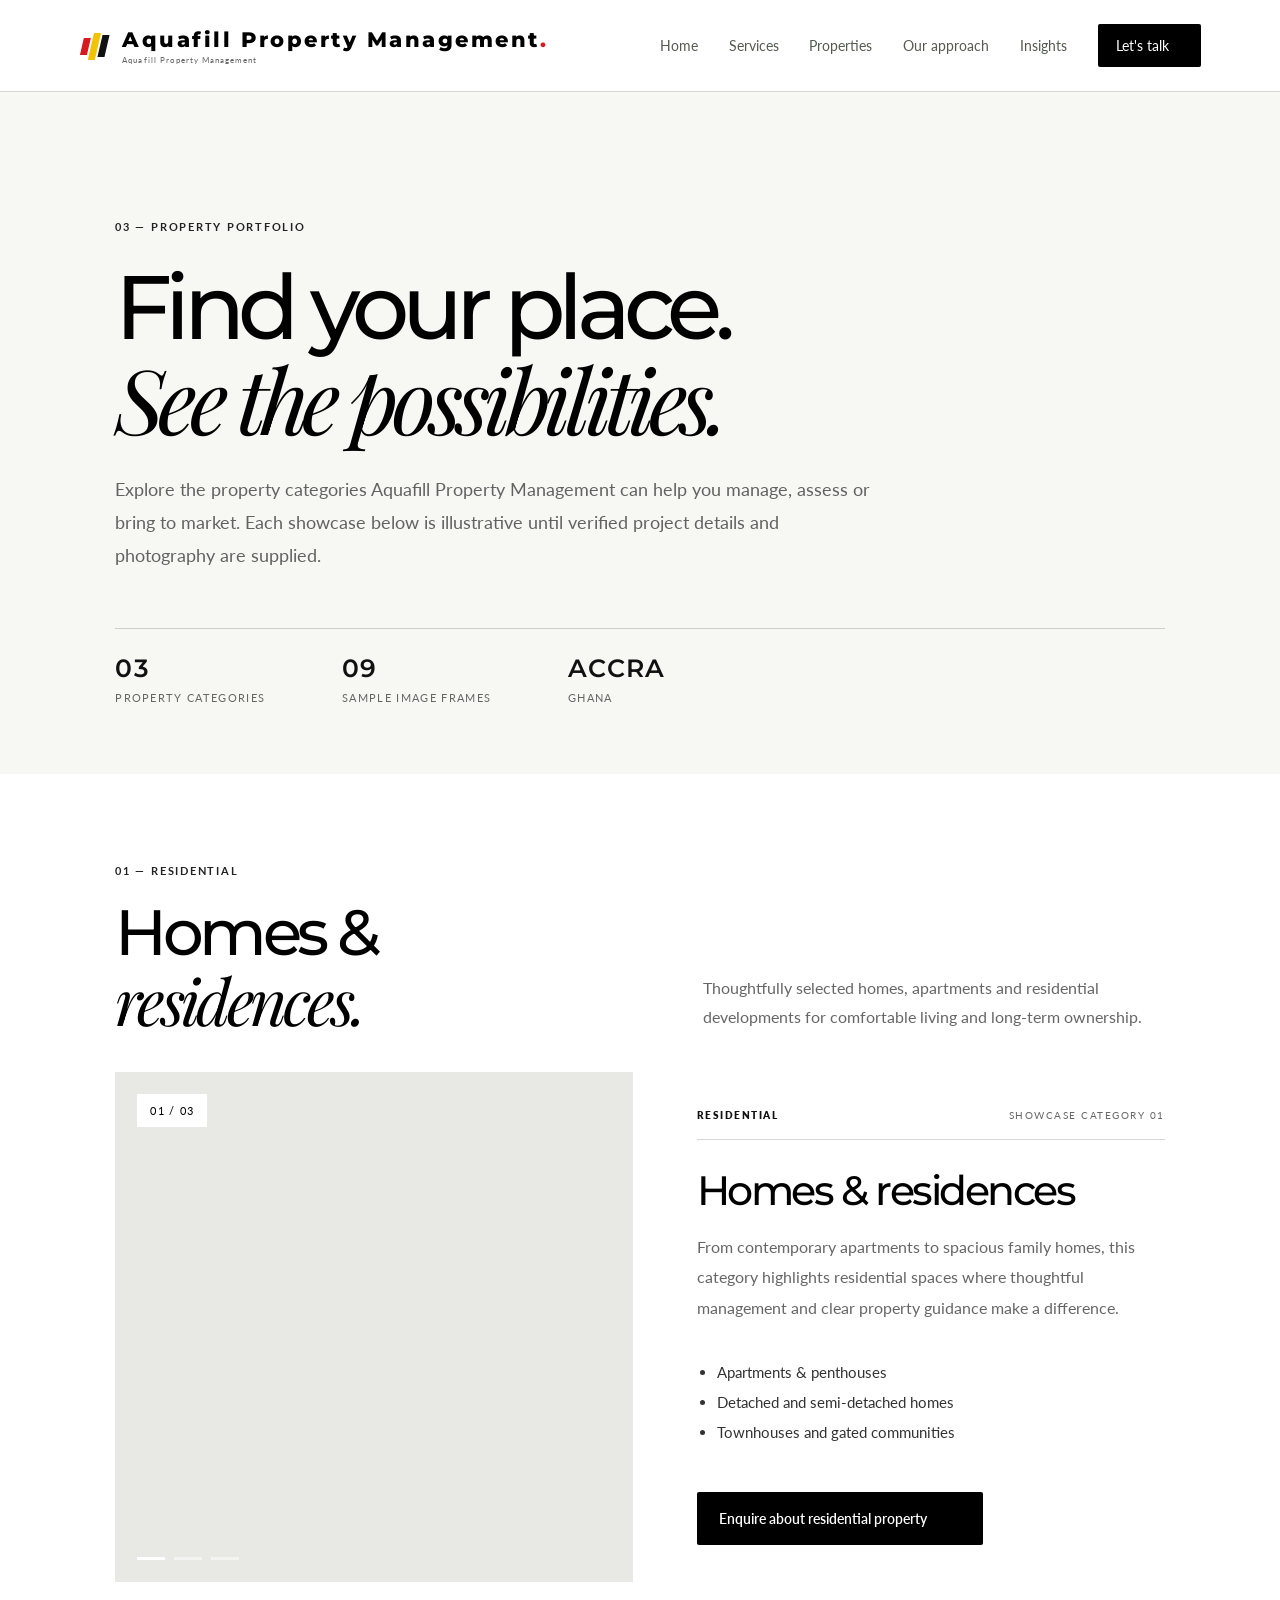
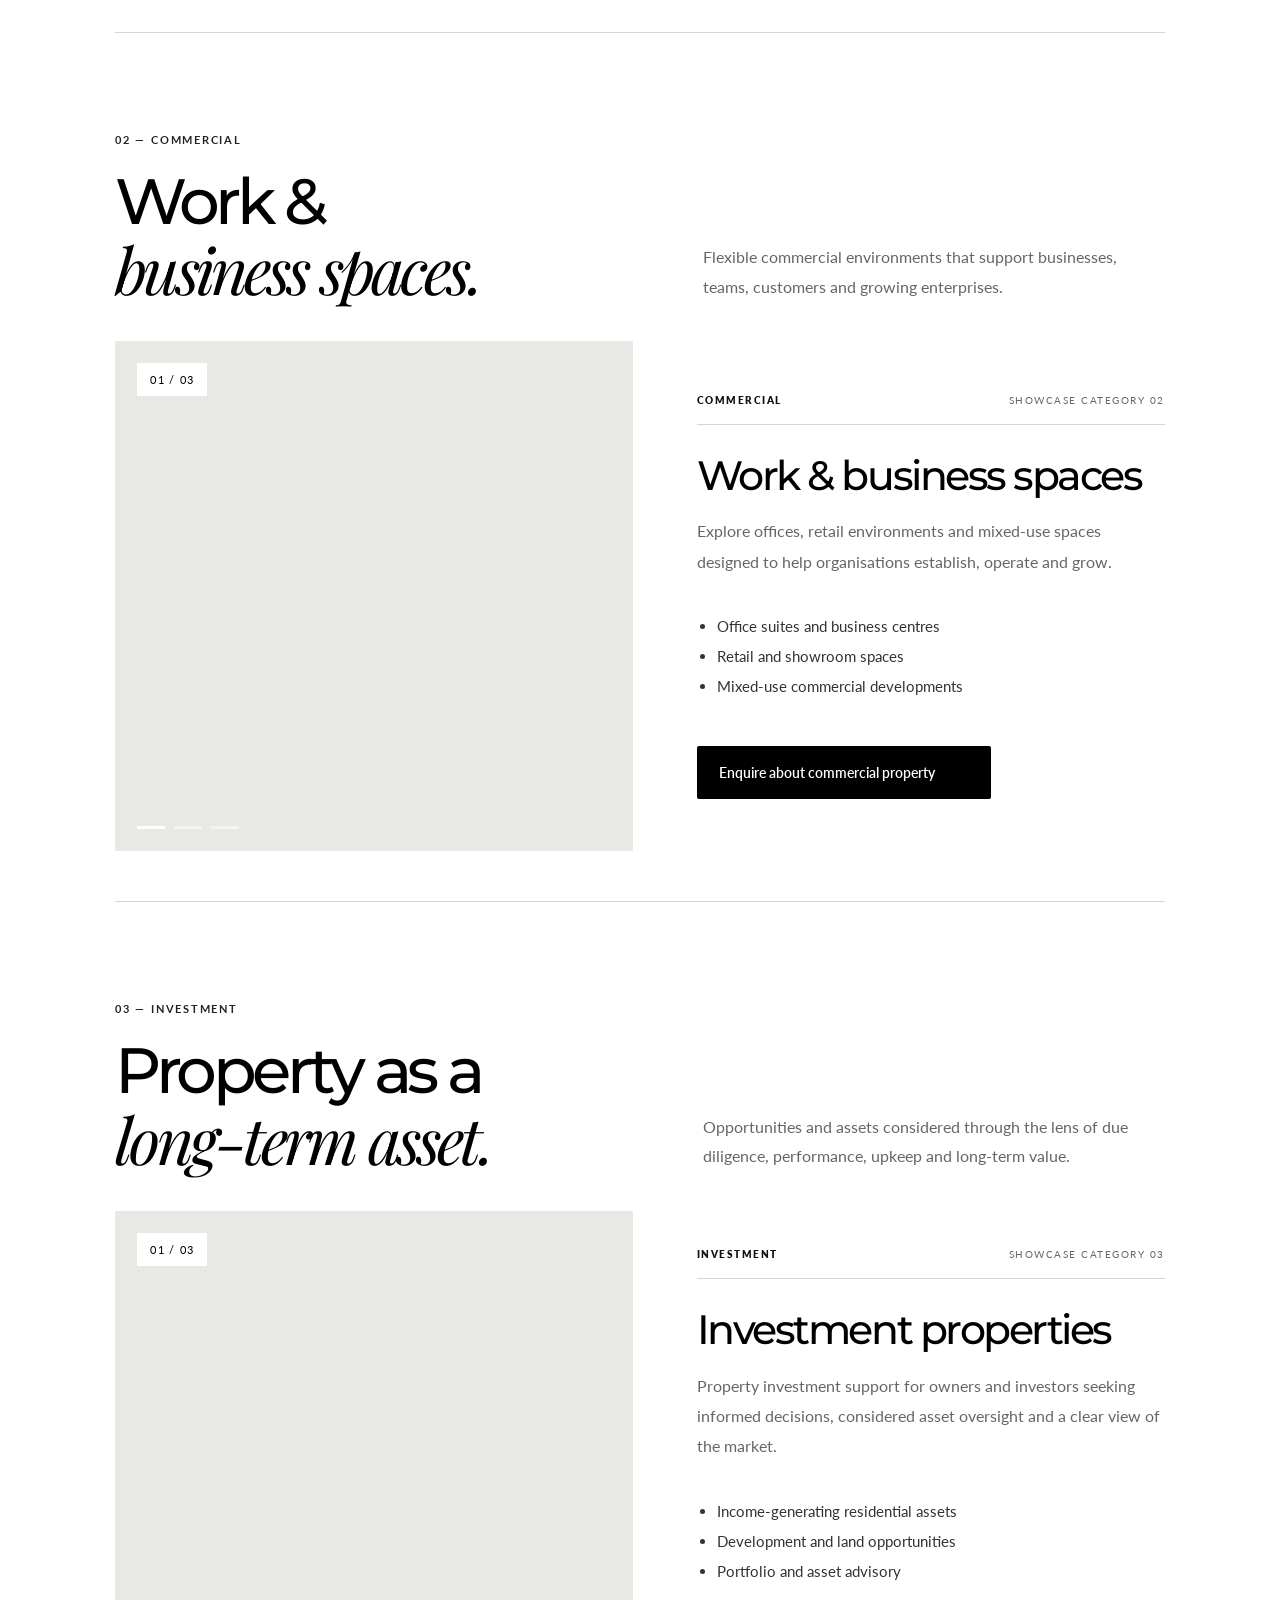
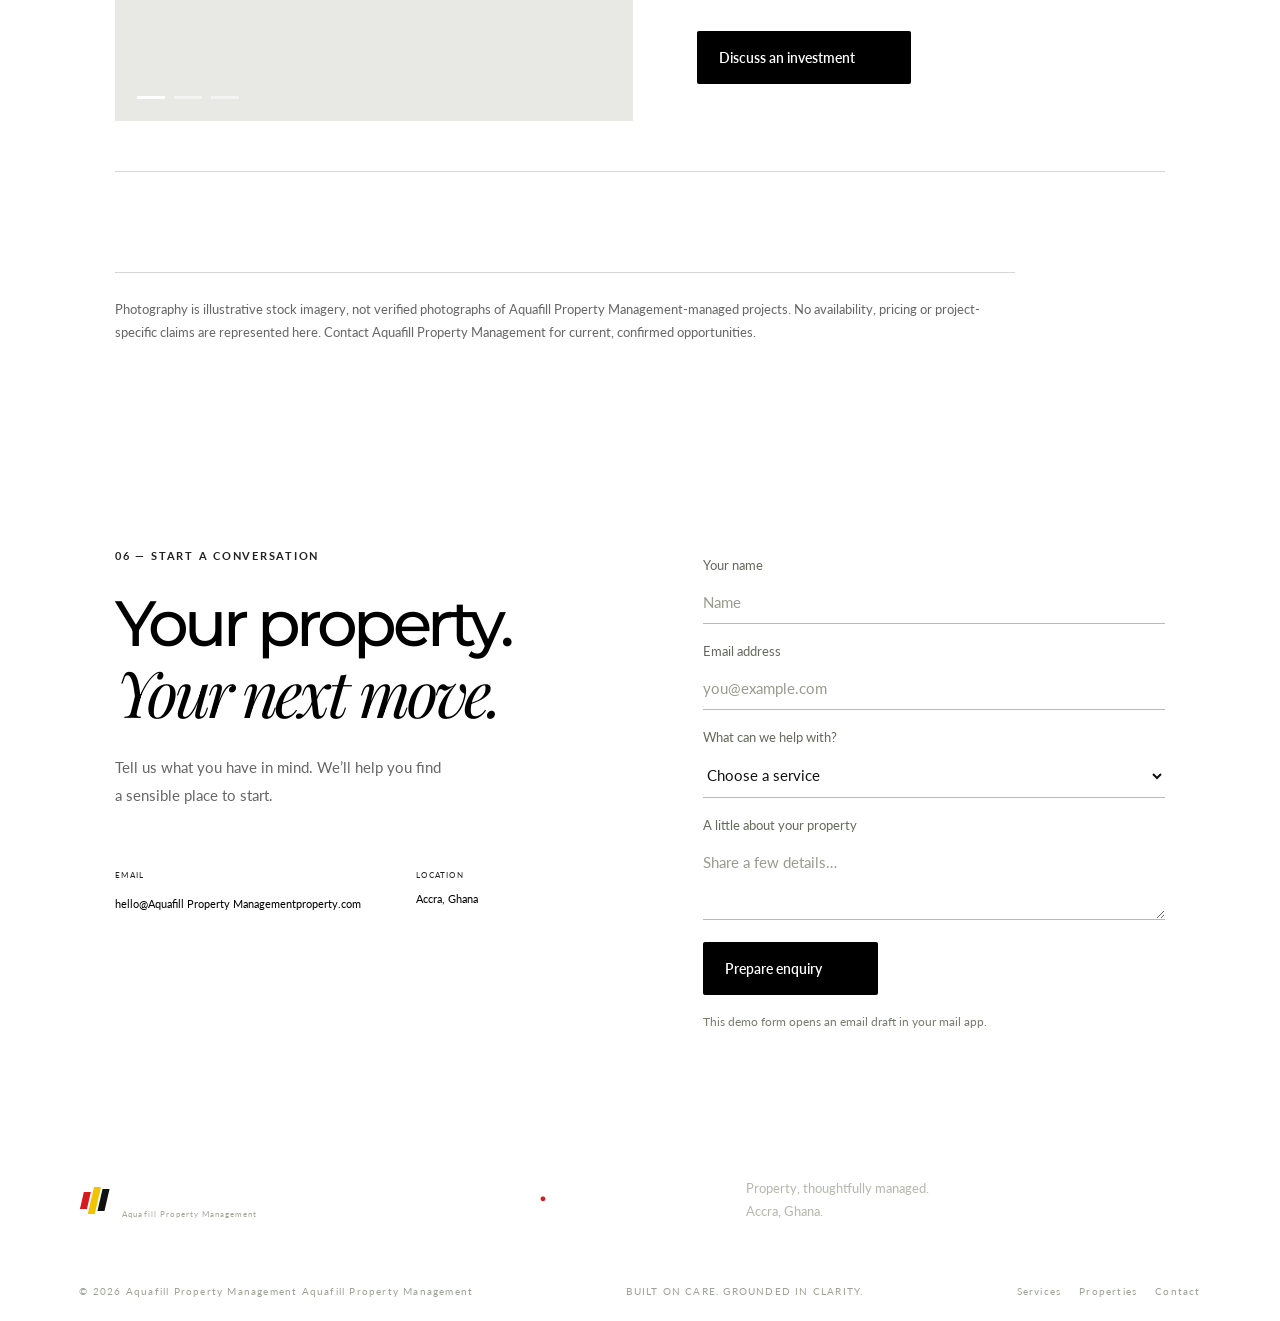
<file: properties.html>
<!DOCTYPE html><html lang="en"><head>
  <meta charset="UTF-8">
  <meta name="viewport" content="width=device-width, initial-scale=1.0">
  <meta name="theme-color" content="#f4f0e8">
  <meta name="description" content="Aquafill Property Management Aquafill Property Management — thoughtful property management, real estate advisory and investment support in Ghana.">
  <title>Properties | Aquafill Property Management Aquafill Property Management</title>
  <link rel="preconnect" href="https://fonts.googleapis.com">
  <link rel="preconnect" href="https://fonts.gstatic.com" crossorigin>
  <link href="https://fonts.googleapis.com/css2?family=EB+Garamond:wght@400;500;600;700;800&family=Lato:wght@400;700;900&family=Montserrat:wght@400;500;600;700;800&family=Playfair+Display:wght@400;500;600;700&display=swap" rel="stylesheet">
  <link rel="stylesheet" href="styles.css">
</head><body id="top"><header class="site-header">
    <a class="brand" href="index.html" aria-label="Aquafill Property Management Aquafill Property Management home"><span class="brand-mark small"><span></span><span></span><span></span></span><span class="brand-copy"><strong>Aquafill Property Management<span>.</span></strong><small>Aquafill Property Management</small></span></a>
    <button class="menu-toggle" id="menu-toggle" aria-label="Open navigation" aria-expanded="false"><i></i><i></i></button>
    <nav class="main-nav" id="main-nav"><a href="index.html">Home</a><a href="services.html">Services</a><a href="properties.html">Properties</a><a href="approach.html">Our approach</a><a href="insights.html">Insights</a><a class="nav-cta" href="contact.html">Let's talk <span></span></a></nav>
  </header><main><section class="page-hero section-pad"><div class="section-kicker">03 — PROPERTY PORTFOLIO</div><h1>Find your place.<br><em>See the possibilities.</em></h1><p>Explore the property categories Aquafill Property Management can help you manage, assess or bring to market. Each showcase below is illustrative until verified project details and photography are supplied.</p><div class="portfolio-counts"><span><b>03</b> PROPERTY CATEGORIES</span><span><b>09</b> SAMPLE IMAGE FRAMES</span><span><b>ACCRA</b> GHANA</span></div></section>
<section class="portfolio section-pad"><div class="portfolio-heading"><div><div class="section-kicker">01 — RESIDENTIAL</div><h2>Homes &<br><em>residences.</em></h2></div><p>Thoughtfully selected homes, apartments and residential developments for comfortable living and long-term ownership.</p></div>
<article class="listing-row"><div class="listing-gallery" data-slider data-interval="4200"><div class="slide active" style="background-image:url('https://images.unsplash.com/photo-1600607687920-4e2a09cf159d?auto=format&fit=crop&w=1400&q=85')"></div><div class="slide" style="background-image:url('https://images.unsplash.com/photo-1600566753086-00f18fb6b3ea?auto=format&fit=crop&w=1400&q=85')"></div><div class="slide" style="background-image:url('https://images.unsplash.com/photo-1600607687939-ce8a6c25118c?auto=format&fit=crop&w=1400&q=85')"></div><span class="gallery-counter">01 / 03</span><div class="gallery-dots"><button class="active" aria-label="Show image 1"></button><button aria-label="Show image 2"></button><button aria-label="Show image 3"></button></div></div><div class="listing-detail"><div class="listing-meta"><span>RESIDENTIAL</span><span>SHOWCASE CATEGORY 01</span></div><h3>Homes & residences</h3><p>From contemporary apartments to spacious family homes, this category highlights residential spaces where thoughtful management and clear property guidance make a difference.</p><ul><li>Apartments & penthouses</li><li>Detached and semi-detached homes</li><li>Townhouses and gated communities</li></ul><a class="button button-dark" href="contact.html">Enquire about residential property <span></span></a></div></article>
<div class="portfolio-heading"><div><div class="section-kicker">02 — COMMERCIAL</div><h2>Work &<br><em>business spaces.</em></h2></div><p>Flexible commercial environments that support businesses, teams, customers and growing enterprises.</p></div>
<article class="listing-row"><div class="listing-gallery" data-slider data-interval="4600"><div class="slide active" style="background-image:url('https://images.unsplash.com/photo-1497366754035-f200968a6e72?auto=format&fit=crop&w=1400&q=85')"></div><div class="slide" style="background-image:url('https://images.unsplash.com/photo-1497366216548-37526070297c?auto=format&fit=crop&w=1400&q=85')"></div><div class="slide" style="background-image:url('https://images.unsplash.com/photo-1497366811353-6870744d04b2?auto=format&fit=crop&w=1400&q=85')"></div><span class="gallery-counter">01 / 03</span><div class="gallery-dots"><button class="active" aria-label="Show image 1"></button><button aria-label="Show image 2"></button><button aria-label="Show image 3"></button></div></div><div class="listing-detail"><div class="listing-meta"><span>COMMERCIAL</span><span>SHOWCASE CATEGORY 02</span></div><h3>Work & business spaces</h3><p>Explore offices, retail environments and mixed-use spaces designed to help organisations establish, operate and grow.</p><ul><li>Office suites and business centres</li><li>Retail and showroom spaces</li><li>Mixed-use commercial developments</li></ul><a class="button button-dark" href="contact.html">Enquire about commercial property <span></span></a></div></article>
<div class="portfolio-heading"><div><div class="section-kicker">03 — INVESTMENT</div><h2>Property as a<br><em>long-term asset.</em></h2></div><p>Opportunities and assets considered through the lens of due diligence, performance, upkeep and long-term value.</p></div>
<article class="listing-row"><div class="listing-gallery" data-slider data-interval="4400"><div class="slide active" style="background-image:url('https://images.unsplash.com/photo-1600607687939-ce8a6c25118c?auto=format&fit=crop&w=1400&q=85')"></div><div class="slide" style="background-image:url('https://images.unsplash.com/photo-1600607687920-4e2a09cf159d?auto=format&fit=crop&w=1400&q=85')"></div><div class="slide" style="background-image:url('https://images.unsplash.com/photo-1600566753086-00f18fb6b3ea?auto=format&fit=crop&w=1400&q=85')"></div><span class="gallery-counter">01 / 03</span><div class="gallery-dots"><button class="active" aria-label="Show image 1"></button><button aria-label="Show image 2"></button><button aria-label="Show image 3"></button></div></div><div class="listing-detail"><div class="listing-meta"><span>INVESTMENT</span><span>SHOWCASE CATEGORY 03</span></div><h3>Investment properties</h3><p>Property investment support for owners and investors seeking informed decisions, considered asset oversight and a clear view of the market.</p><ul><li>Income-generating residential assets</li><li>Development and land opportunities</li><li>Portfolio and asset advisory</li></ul><a class="button button-dark" href="contact.html">Discuss an investment <span></span></a></div></article>
<p class="property-disclaimer">Photography is illustrative stock imagery, not verified photographs of Aquafill Property Management-managed projects. No availability, pricing or project-specific claims are represented here. Contact Aquafill Property Management for current, confirmed opportunities.</p></section><section class="contact section-pad" id="contact"><div class="contact-left"><div class="section-kicker">06 — START A CONVERSATION</div><h2>Your property.<br><em>Your next move.</em></h2><p>Tell us what you have in mind. We’ll help you find a sensible place to start.</p><div class="contact-details"><div><span>EMAIL</span><a href="mailto:hello@Aquafill Property Managementproperty.com">hello@Aquafill Property Managementproperty.com</a></div><div><span>LOCATION</span><p>Accra, Ghana</p></div></div></div><form class="contact-form" id="contact-form"><label>Your name<input type="text" name="name" placeholder="Name" required></label><label>Email address<input type="email" name="email" placeholder="you@example.com" required></label><label>What can we help with?<select name="service" required><option value="">Choose a service</option><option>Property management</option><option>Real estate consultancy</option><option>Sales or leasing support</option><option>Investment and asset advisory</option><option>Something else</option></select></label><label>A little about your property<textarea name="message" rows="3" placeholder="Share a few details…" required></textarea></label><button class="button button-dark submit-button" type="submit">Prepare enquiry <span></span></button><p class="form-note" id="form-note">This demo form opens an email draft in your mail app.</p></form></section></main><footer class="footer"><div class="footer-top"><a class="brand footer-brand" href="index.html"><span class="brand-mark small"><span></span><span></span><span></span></span><span class="brand-copy"><strong>Aquafill Property Management<span>.</span></strong><small>Aquafill Property Management</small></span></a><p>Property, thoughtfully managed.<br>Accra, Ghana.</p><a class="back-top" href="#top">BACK TO TOP ↑</a></div><div class="footer-bottom"><span>© <span id="year"></span> Aquafill Property Management Aquafill Property Management</span><span>BUILT ON CARE. GROUNDED IN CLARITY.</span><div><a href="services.html">Services</a><a href="properties.html">Properties</a><a href="contact.html">Contact</a></div></div></footer><script src="script.js"></script></body></html>
</file>
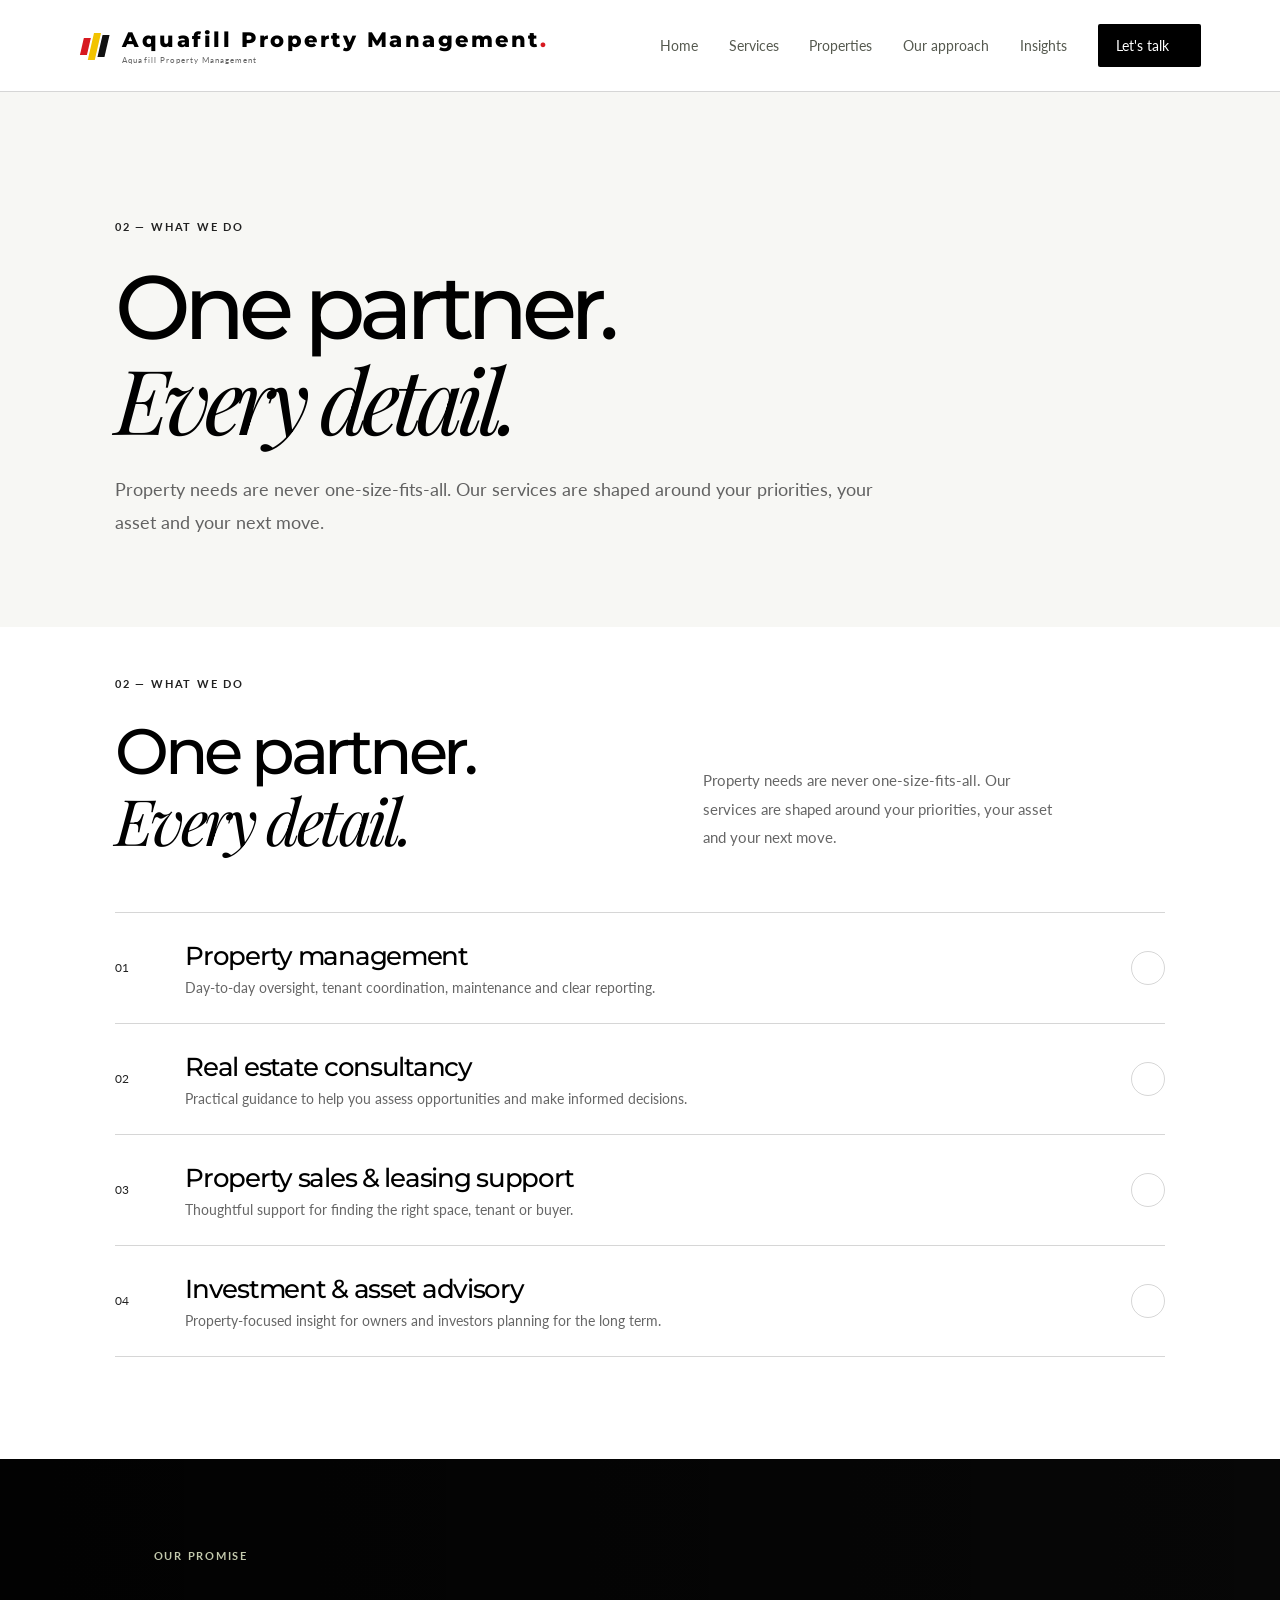
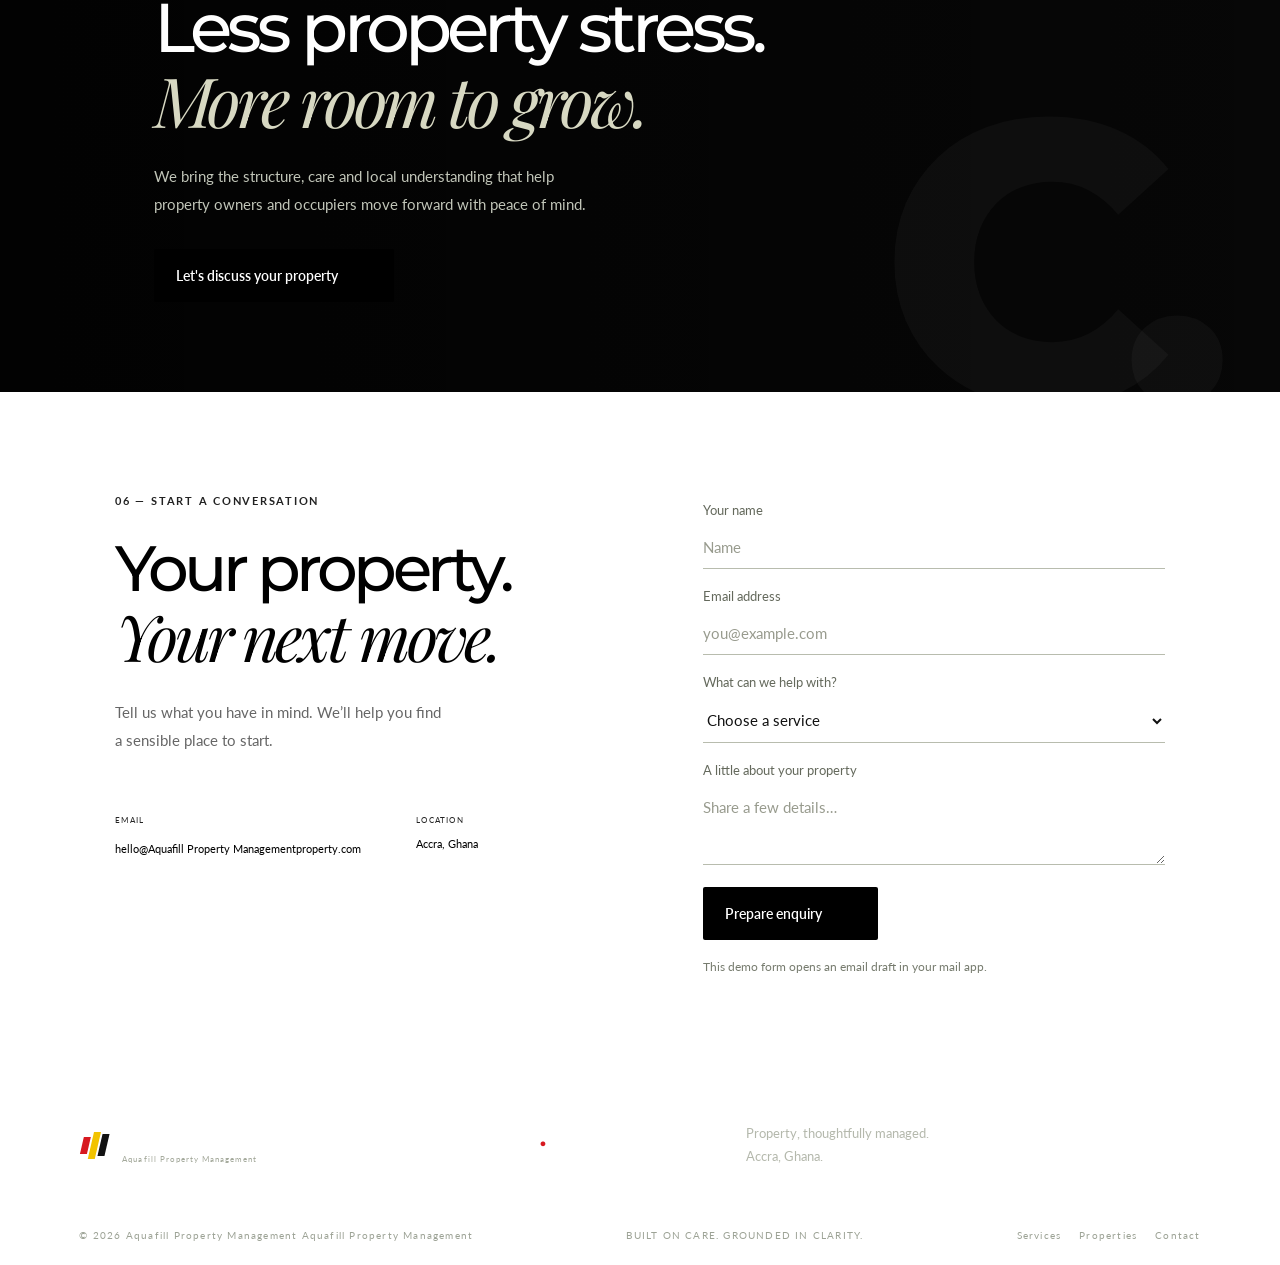
<file: services.html>
<!DOCTYPE html><html lang="en"><head>
  <meta charset="UTF-8">
  <meta name="viewport" content="width=device-width, initial-scale=1.0">
  <meta name="theme-color" content="#f4f0e8">
  <meta name="description" content="Aquafill Property Management Aquafill Property Management — thoughtful property management, real estate advisory and investment support in Ghana.">
  <title>Services | Aquafill Property Management Aquafill Property Management</title>
  <link rel="preconnect" href="https://fonts.googleapis.com">
  <link rel="preconnect" href="https://fonts.gstatic.com" crossorigin>
  <link href="https://fonts.googleapis.com/css2?family=EB+Garamond:wght@400;500;600;700;800&family=Lato:wght@400;700;900&family=Montserrat:wght@400;500;600;700;800&family=Playfair+Display:wght@400;500;600;700&display=swap" rel="stylesheet">
  <link rel="stylesheet" href="styles.css">
</head><body id="top"><header class="site-header">
    <a class="brand" href="index.html" aria-label="Aquafill Property Management Aquafill Property Management home"><span class="brand-mark small"><span></span><span></span><span></span></span><span class="brand-copy"><strong>Aquafill Property Management<span>.</span></strong><small>Aquafill Property Management</small></span></a>
    <button class="menu-toggle" id="menu-toggle" aria-label="Open navigation" aria-expanded="false"><i></i><i></i></button>
    <nav class="main-nav" id="main-nav"><a href="index.html">Home</a><a href="services.html">Services</a><a href="properties.html">Properties</a><a href="approach.html">Our approach</a><a href="insights.html">Insights</a><a class="nav-cta" href="contact.html">Let's talk <span></span></a></nav>
  </header><main><section class="page-hero section-pad"><div class="section-kicker">02 — WHAT WE DO</div><h1>One partner.<br><em>Every detail.</em></h1><p>Property needs are never one-size-fits-all. Our services are shaped around your priorities, your asset and your next move.</p></section><section class="services section-pad" id="services">
      <div class="section-heading"><div><div class="section-kicker">02 — WHAT WE DO</div><h2>One partner.<br><em>Every detail.</em></h2></div><p>Property needs are never one-size-fits-all. Our services are shaped around your priorities, your asset and your next move.</p></div>
      <div class="service-list">
        <a class="service-row" href="contact.html"><span class="service-number">01</span><div class="service-main"><h3>Property management</h3><p>Day-to-day oversight, tenant coordination, maintenance and clear reporting.</p></div><span class="service-arrow"></span></a>
        <a class="service-row" href="contact.html"><span class="service-number">02</span><div class="service-main"><h3>Real estate consultancy</h3><p>Practical guidance to help you assess opportunities and make informed decisions.</p></div><span class="service-arrow"></span></a>
        <a class="service-row" href="contact.html"><span class="service-number">03</span><div class="service-main"><h3>Property sales & leasing support</h3><p>Thoughtful support for finding the right space, tenant or buyer.</p></div><span class="service-arrow"></span></a>
        <a class="service-row" href="contact.html"><span class="service-number">04</span><div class="service-main"><h3>Investment & asset advisory</h3><p>Property-focused insight for owners and investors planning for the long term.</p></div><span class="service-arrow"></span></a>
      </div>
    </section><section class="statement">
      <div class="statement-bg"></div><div class="statement-content"><div class="section-kicker light">OUR PROMISE</div><h2>Less property stress.<br><em>More room to grow.</em></h2><p>We bring the structure, care and local understanding that help property owners and occupiers move forward with peace of mind.</p><a class="button button-light" href="#contact">Let's discuss your property <span></span></a></div><div class="statement-mark">C.</div>
    </section><section class="contact section-pad" id="contact"><div class="contact-left"><div class="section-kicker">06 — START A CONVERSATION</div><h2>Your property.<br><em>Your next move.</em></h2><p>Tell us what you have in mind. We’ll help you find a sensible place to start.</p><div class="contact-details"><div><span>EMAIL</span><a href="mailto:hello@Aquafill Property Managementproperty.com">hello@Aquafill Property Managementproperty.com</a></div><div><span>LOCATION</span><p>Accra, Ghana</p></div></div></div><form class="contact-form" id="contact-form"><label>Your name<input type="text" name="name" placeholder="Name" required></label><label>Email address<input type="email" name="email" placeholder="you@example.com" required></label><label>What can we help with?<select name="service" required><option value="">Choose a service</option><option>Property management</option><option>Real estate consultancy</option><option>Sales or leasing support</option><option>Investment and asset advisory</option><option>Something else</option></select></label><label>A little about your property<textarea name="message" rows="3" placeholder="Share a few details…" required></textarea></label><button class="button button-dark submit-button" type="submit">Prepare enquiry <span></span></button><p class="form-note" id="form-note">This demo form opens an email draft in your mail app.</p></form></section></main><footer class="footer"><div class="footer-top"><a class="brand footer-brand" href="index.html"><span class="brand-mark small"><span></span><span></span><span></span></span><span class="brand-copy"><strong>Aquafill Property Management<span>.</span></strong><small>Aquafill Property Management</small></span></a><p>Property, thoughtfully managed.<br>Accra, Ghana.</p><a class="back-top" href="#top">BACK TO TOP ↑</a></div><div class="footer-bottom"><span>© <span id="year"></span> Aquafill Property Management Aquafill Property Management</span><span>BUILT ON CARE. GROUNDED IN CLARITY.</span><div><a href="services.html">Services</a><a href="properties.html">Properties</a><a href="contact.html">Contact</a></div></div></footer><script src="script.js"></script></body></html>
</file>
<file: styles.css>
*{box-sizing:border-box} :root{--paper:#ffffff;--paper-2:#ffffff;--ink:#111111;--muted:#666666;--olive:#222222;--line:rgba(0,0,0,.16);--white:#ffffff;--serif:"Playfair Display","EB Garamond",serif}html{scroll-behavior:smooth;scroll-padding-top:90px}body{margin:0;background:#ffffff;color:#000000;font-family:"Lato",sans-serif;-webkit-font-smoothing:antialiased}a{color:inherit;text-decoration:none}button,input,select,textarea{font:inherit}.preloader{position:fixed;inset:0;z-index:1000;background:#ffffff;color:#111111;display:grid;place-items:center;transition:transform .9s cubic-bezier(.76,0,.24,1),visibility .9s}.preloader.done{transform:translateY(-100%);visibility:hidden}.preloader-inner{width:min(440px,82vw);text-align:center}.brand-mark{width:48px;height:48px;display:flex;align-items:center;justify-content:center;gap:3px;margin:0 auto 23px;transform:skew(-13deg)}.brand-mark span{display:block;width:10px;background:#d71920;height:25px}.brand-mark span:nth-child(2){height:40px;background:#f2c300}.brand-mark span:nth-child(3){height:32px;background:#111111}.preloader-name{font:800 36px Montserrat,sans-serif;letter-spacing:.15em}.preloader-name span,.brand-copy strong span{color:#b4bd92}.preloader-inner>p{font-size:9px;letter-spacing:.2em;margin:8px 0 44px;color:#555555}.loader-track{height:1px;background:#dedede;overflow:hidden}.loader-track span{display:block;width:0;height:100%;background:#111111;transition:width .15s}.loader-foot{display:flex;justify-content:space-between;margin-top:13px;font-size:8px;letter-spacing:.13em;color:#666666}.site-header{height:92px;padding:0 6.2%;display:flex;align-items:center;justify-content:space-between;border-bottom:1px solid var(--line);position:sticky;top:0;z-index:100;background:rgba(244,240,232,.92);backdrop-filter:blur(16px)}.brand{display:flex;align-items:center;gap:12px}.brand-mark.small{width:31px;height:32px;margin:0;gap:2px}.brand-mark.small span{width:7px;height:17px;background:#d71920}.brand-mark.small span:nth-child(2){height:27px;background:#f2c300}.brand-mark.small span:nth-child(3){height:22px;background:#111111}.brand-copy{display:flex;flex-direction:column;gap:3px}.brand-copy strong{font:800 18px Montserrat,sans-serif;letter-spacing:.12em}.brand-copy small{font-size:7px;letter-spacing:.13em;color:var(--muted)}.main-nav{display:flex;align-items:center;gap:36px;font-size:12px;color:#55594f}.main-nav>a:not(.nav-cta){transition:color .2s}.main-nav>a:hover{color:#111}.nav-cta{background:#000000;color:#ffffff;padding:13px 18px;border-radius:2px}.nav-cta span{padding-left:14px}.menu-toggle{display:none}.hero{min-height:650px;height:calc(100vh - 92px);max-height:850px;position:relative;display:grid;grid-template-columns:48% 52%;padding:0 6.2% 66px;overflow:hidden}.hero-copy{padding:clamp(65px,10vh,120px) 7% 30px 0;position:relative;z-index:2}.eyebrow,.section-kicker{font-size:9px;font-weight:700;letter-spacing:.17em;color:var(--olive);display:flex;align-items:center;gap:10px}.eyebrow-line{width:28px;height:1px;background:var(--olive)}h1,h2,h3,p{margin-top:0}.hero h1{font:500 clamp(52px,6.1vw,88px)/.99 Montserrat,sans-serif;letter-spacing:-.075em;margin:33px 0 26px}.hero h1 em,h2 em{font-family:var(--serif);font-weight:400;letter-spacing:-.06em}.hero-intro{max-width:420px;font-size:14px;line-height:1.9;color:#676b62}.hero-actions{display:flex;align-items:center;gap:27px;margin-top:35px}.button{display:inline-flex;align-items:center;justify-content:space-between;gap:34px;padding:17px 20px;border:0;border-radius:2px;font-size:11px;font-weight:600;cursor:pointer;transition:transform .25s,background .25s}.button:hover{transform:translateY(-3px)}.button span{font-size:16px}.button-dark{background:#000000;color:#ffffff}.text-link,.underlined-link{font-size:11px;border-bottom:1px solid var(--line);padding-bottom:8px}.text-link span{padding-left:10px}.hero-note{display:flex;align-items:flex-start;gap:11px;position:absolute;bottom:42px;font-size:10px;line-height:1.6;color:#7b7e73}.note-dot{width:7px;height:7px;border-radius:50%;background:var(--olive);margin-top:4px}.hero-visual{position:relative;margin:30px 0 0 0;min-height:0}.hero-image{position:absolute;inset:0;background:url('https://images.unsplash.com/photo-1600607687939-ce8a6c25118c?auto=format&fit=crop&w=1600&q=85') center/cover;animation:heroReveal 1.4s .2s both;filter:saturate(.72)}.image-shade{position:absolute;inset:0;background:linear-gradient(180deg,transparent 65%,rgba(18,24,19,.48))}.hero-image-label{position:absolute;bottom:22px;left:24px;right:24px;display:flex;justify-content:space-between;color:#fff;font-size:8px;letter-spacing:.15em}.hero-float-card{position:absolute;left:-45px;bottom:78px;background:#ffffff;padding:19px 22px;display:flex;align-items:center;gap:14px;box-shadow:0 18px 50px #1d261b18;min-width:255px}.float-icon{width:35px;height:35px;display:grid;place-items:center;border:1px solid var(--line);border-radius:50%;font-size:17px}.hero-float-card strong,.hero-float-card small{display:block}.hero-float-card strong{font-size:11px;margin-bottom:5px}.hero-float-card small{font-size:9px;color:var(--muted)}.vertical-caption{position:absolute;right:-28px;top:50%;transform:rotate(90deg) translateX(50%);transform-origin:right;font-size:8px;letter-spacing:.2em;color:var(--muted)}.hero-bottom{position:absolute;left:6.2%;right:6.2%;bottom:22px;display:flex;align-items:center;gap:14px;font-size:8px;letter-spacing:.15em;color:#85877c}.scroll-line{height:1px;width:65px;background:#a5a79b}.hero-bottom>span:last-child{margin-left:auto}.ticker{overflow:hidden;background:#ffffff;padding:17px 0}.ticker-track{display:flex;align-items:center;justify-content:space-around;gap:28px;white-space:nowrap;min-width:900px;font-size:9px;letter-spacing:.18em;font-weight:700}.ticker-track b{color:var(--olive);font-size:13px}.section-pad{padding:110px 9%}.intro{background:#ffffff}.intro-grid{display:grid;grid-template-columns:1fr 1fr;gap:12%;margin-top:42px}.intro h2,.section-heading h2,.properties h2,.insights h2,.contact h2{font:500 clamp(43px,5vw,66px)/1.05 Montserrat,sans-serif;letter-spacing:-.07em;margin:0}.intro-text{padding-top:5px;max-width:480px}.large-copy{font:400 22px/1.5 Montserrat,sans-serif;letter-spacing:-.04em;max-width:440px}.intro-text>p:not(.large-copy){font-size:12px;line-height:1.9;color:var(--muted);max-width:420px;margin-bottom:28px}.underlined-link{display:inline-flex;gap:24px;align-items:center;padding-bottom:9px}.principles{display:grid;grid-template-columns:repeat(3,1fr);gap:40px;margin-top:95px;border-top:1px solid var(--line);padding-top:25px}.principles article>span,.process-grid article>span{font-size:9px;color:var(--olive);letter-spacing:.1em}.principles h3{font:600 17px Montserrat,sans-serif;margin:25px 0 10px;letter-spacing:-.04em}.principles p{font-size:11px;line-height:1.8;color:var(--muted);max-width:260px}.services{background:#ffffff}.section-heading{display:grid;grid-template-columns:1fr 1fr;gap:12%;align-items:end;margin-bottom:55px}.section-heading .section-kicker{margin-bottom:28px}.section-heading>p{max-width:350px;font-size:12px;line-height:1.9;color:var(--muted);margin-bottom:5px}.service-list{border-top:1px solid var(--line)}.service-row{display:grid;grid-template-columns:70px 1fr 45px;align-items:center;padding:27px 0;border-bottom:1px solid var(--line);transition:padding .25s}.service-row:hover{padding-left:12px;padding-right:12px}.service-number{font-size:9px;color:var(--olive)}.service-main h3{font:500 22px Montserrat,sans-serif;letter-spacing:-.05em;margin:0 0 8px}.service-main p{font-size:11px;color:var(--muted);margin:0}.service-arrow{justify-self:end;width:34px;height:34px;display:grid;place-items:center;border:1px solid var(--line);border-radius:50%;transition:background .2s,color .2s}.service-row:hover .service-arrow{background:#000000;color:#ffffff}.properties{background:#ffffff}.properties-top,.insights-head{display:flex;justify-content:space-between;align-items:end;margin-bottom:45px}.properties h2,.insights h2{margin-top:25px}.property-controls{display:flex;gap:8px;flex-wrap:wrap}.filter{background:transparent;border:1px solid var(--line);padding:10px 14px;font-size:10px;color:#65695e;cursor:pointer}.filter.active,.filter:hover{background:#000000;color:#ffffff;border-color:var(--ink)}.property-grid{display:grid;grid-template-columns:repeat(3,1fr);gap:20px}.property-card{min-width:0}.property-photo{height:350px;display:block;position:relative;overflow:hidden;background-size:cover;background-position:center}.property-photo:before{content:"";position:absolute;inset:0;background:linear-gradient(180deg,rgba(0,0,0,.14),transparent 35%,rgba(0,0,0,.2));transition:transform .6s}.property-photo:hover:before{transform:scale(1.04)}.photo-one{background-image:url('https://images.unsplash.com/photo-1600607687920-4e2a09cf159d?auto=format&fit=crop&w=900&q=80')}.photo-two{background-image:url('https://images.unsplash.com/photo-1497366754035-f200968a6e72?auto=format&fit=crop&w=900&q=80')}.photo-three{background-image:url('https://images.unsplash.com/photo-1600566753086-00f18fb6b3ea?auto=format&fit=crop&w=900&q=80')}.photo-tag{position:absolute;top:16px;left:16px;background:#ffffff;padding:8px 10px;font-size:8px;letter-spacing:.12em}.photo-open{position:absolute;right:16px;bottom:16px;background:#ffffff;width:35px;height:35px;border-radius:50%;display:grid;place-items:center}.property-info{display:flex;justify-content:space-between;padding:18px 0 23px;border-bottom:1px solid var(--line)}.property-info h3{font:600 15px Montserrat,sans-serif;letter-spacing:-.03em;margin-bottom:7px}.property-info p{font-size:10px;color:var(--muted);margin:0}.property-index{font-size:9px;color:var(--olive)}.property-disclaimer{font-size:9px;color:var(--muted);margin:22px 0 0}.statement{min-height:510px;background:#111111;color:#ffffff;position:relative;overflow:hidden;display:flex;align-items:center;padding:90px 12%}.statement-bg{position:absolute;inset:0;background:linear-gradient(90deg,rgba(25,31,24,.95),rgba(25,31,24,.65)),url('https://images.unsplash.com/photo-1600607687939-ce8a6c25118c?auto=format&fit=crop&w=1600&q=80') center 55%/cover;opacity:.95}.statement-content{position:relative;z-index:1;max-width:650px}.section-kicker.light{color:#c3c9ad}.statement h2{font:500 clamp(42px,5.4vw,72px)/1.04 Montserrat,sans-serif;letter-spacing:-.07em;margin:30px 0 22px}.statement h2 em{color:#d7d8c2}.statement-content>p{max-width:440px;font-size:12px;line-height:1.9;color:#c1c5b8;margin-bottom:30px}.button-light{background:#ffffff;color:#000000}.statement-mark{position:absolute;right:8%;bottom:-110px;font:800 400px Montserrat,sans-serif;letter-spacing:-.14em;color:#ffffff08}.process{background:#ffffff}.process-grid{display:grid;grid-template-columns:repeat(3,1fr);gap:35px;margin-top:25px}.process-rule{height:1px;background:var(--line);margin:23px 0 25px;position:relative}.process-rule:before{content:"";position:absolute;left:0;top:-2px;width:5px;height:5px;background:var(--olive);border-radius:50%}.process-grid h3{font:600 18px Montserrat,sans-serif;letter-spacing:-.04em;margin-bottom:12px}.process-grid p{font-size:11px;line-height:1.85;color:var(--muted);max-width:260px}.insights{background:#ffffff}.coming-soon{font-size:8px;letter-spacing:.15em;color:var(--olive);border-bottom:1px solid var(--line);padding-bottom:8px}.insight-card{display:grid;grid-template-columns:1fr 1fr;background:#f7f7f7;min-height:310px}.insight-image{background:url('https://images.unsplash.com/photo-1600607687939-ce8a6c25118c?auto=format&fit=crop&w=1000&q=80') center/cover;min-height:310px;filter:saturate(.65)}.insight-copy{padding:clamp(25px,5vw,60px);align-self:center}.insight-label{font-size:8px;letter-spacing:.15em;color:var(--olive)}.insight-copy h3{font:500 clamp(24px,3vw,34px)/1.2 Montserrat,sans-serif;letter-spacing:-.05em;margin:22px 0 15px;max-width:420px}.insight-copy p{font-size:11px;line-height:1.8;color:var(--muted);max-width:400px;margin-bottom:25px}.contact{background:#ffffff;display:grid;grid-template-columns:1fr 1fr;gap:12%;}.contact h2{margin:28px 0 24px}.contact-left>p{font-size:12px;line-height:1.8;color:var(--muted);max-width:330px}.contact-details{display:flex;gap:55px;margin-top:60px}.contact-details span{display:block;font-size:8px;letter-spacing:.15em;color:var(--olive);margin-bottom:12px}.contact-details a,.contact-details p{font-size:11px;margin:0}.contact-form{display:flex;flex-direction:column;gap:19px;padding-top:8px}.contact-form label{font-size:10px;color:#64695c;display:flex;flex-direction:column;gap:10px}.contact-form input,.contact-form select,.contact-form textarea{width:100%;border:0;border-bottom:1px solid #b8bcae;background:transparent;padding:10px 0 12px;outline:none;border-radius:0;color:var(--ink);font-size:12px;resize:vertical}.contact-form input:focus,.contact-form select:focus,.contact-form textarea:focus{border-color:var(--ink)}.contact-form input::placeholder,.contact-form textarea::placeholder{color:#989b8e}.submit-button{align-self:flex-start;margin-top:3px}.form-note{font-size:9px;color:#777c6f;margin:0}.footer{background:#000000;color:#ffffff;padding:45px 6.2% 24px}.footer-top{display:flex;align-items:center;justify-content:space-between;padding-bottom:40px;border-bottom:1px solid #ffffff26}.footer-brand .brand-copy small{color:#a4a99b}.footer-top>p{font-size:10px;line-height:1.8;color:#b4b8ac;margin:0}.back-top{font-size:8px;letter-spacing:.14em;border-bottom:1px solid #ffffff50;padding-bottom:8px}.footer-bottom{padding-top:20px;display:flex;justify-content:space-between;gap:20px;align-items:center;font-size:7px;letter-spacing:.12em;color:#9da396}.footer-bottom div{display:flex;gap:18px}.footer-bottom a:hover{color:white}@keyframes heroReveal{from{clip-path:inset(0 0 100% 0)}to{clip-path:inset(0 0 0 0)}}@media(max-width:900px){.site-header{height:78px;padding:0 5%}.main-nav{gap:20px}.hero{padding-left:5%;padding-right:5%;grid-template-columns:48% 52%;min-height:620px}.hero h1{font-size:clamp(47px,7vw,70px)}.hero-copy{padding-top:95px}.hero-float-card{left:-25px}.section-pad{padding:85px 7%}.property-photo{height:280px}.contact{gap:7%}}@media(max-width:680px){html{scroll-padding-top:75px}.site-header{height:74px}.brand-copy strong{font-size:16px}.brand-copy small{font-size:6px}.menu-toggle{display:flex;flex-direction:column;gap:6px;background:transparent;border:0;padding:12px;z-index:3}.menu-toggle i{width:22px;height:1px;background:var(--ink);display:block;transition:transform .2s}.menu-toggle[aria-expanded=true] i:first-child{transform:translateY(3.5px) rotate(45deg)}.menu-toggle[aria-expanded=true] i:last-child{transform:translateY(-3.5px) rotate(-45deg)}.main-nav{position:absolute;top:73px;left:0;right:0;padding:22px 6% 28px;background:#ffffff;border-bottom:1px solid var(--line);display:none;align-items:stretch;gap:0;flex-direction:column}.main-nav.open{display:flex}.main-nav>a{padding:14px 0;border-bottom:1px solid var(--line)}.main-nav .nav-cta{margin-top:15px;padding:15px}.hero{height:auto;max-height:none;min-height:0;display:flex;flex-direction:column;padding:0 5% 65px}.hero-copy{padding:58px 0 35px}.hero h1{font-size:clamp(51px,13vw,76px);margin:26px 0 20px}.hero-intro{font-size:13px;max-width:380px}.hero-actions{gap:18px;flex-wrap:wrap;margin-top:27px}.button{padding:15px 16px;gap:22px}.text-link{font-size:10px}.hero-note{position:static;margin-top:32px}.hero-visual{height:440px;margin:0 0 5px 8px}.hero-float-card{left:-8px;bottom:48px;padding:14px 15px;min-width:225px}.vertical-caption{right:-22px}.hero-bottom{left:5%;right:5%;bottom:20px}.hero-bottom>span:last-child{display:none}.ticker-track{justify-content:flex-start;animation:marquee 22s linear infinite}.section-pad{padding:72px 6%}.intro-grid,.section-heading,.contact{grid-template-columns:1fr;gap:26px}.intro-grid{margin-top:30px}.intro h2,.section-heading h2,.properties h2,.insights h2,.contact h2{font-size:clamp(43px,11vw,58px)}.intro-text{padding-top:0}.large-copy{font-size:20px}.principles{grid-template-columns:1fr;gap:15px;margin-top:48px}.principles article{display:grid;grid-template-columns:35px 1fr;column-gap:12px;border-top:1px solid var(--line);padding-top:16px}.principles article>span{grid-row:span 2}.principles h3{margin:0 0 7px}.principles p{margin-bottom:4px;max-width:400px}.section-heading{margin-bottom:35px}.section-heading>p{margin:0}.service-row{grid-template-columns:35px 1fr 30px;padding:23px 0;gap:8px}.service-main h3{font-size:17px}.service-main p{font-size:10px;line-height:1.6;max-width:290px}.properties-top,.insights-head{align-items:flex-start;flex-direction:column;gap:25px;margin-bottom:30px}.property-controls{gap:6px}.filter{padding:9px 10px;font-size:9px}.property-grid{grid-template-columns:1fr;gap:20px}.property-photo{height:330px}.property-info{padding:15px 0 18px}.statement{min-height:450px;padding:75px 7%}.statement h2{font-size:clamp(43px,11vw,61px)}.statement-mark{font-size:250px;right:0;bottom:-70px}.process-grid{grid-template-columns:1fr;gap:14px;margin-top:15px}.process-grid article{display:grid;grid-template-columns:30px 1fr;column-gap:10px}.process-grid article>span{grid-row:span 3}.process-rule{margin:9px 0 16px}.process-grid h3{margin-bottom:8px}.process-grid p{margin-bottom:15px;max-width:390px}.coming-soon{align-self:flex-start}.insight-card{grid-template-columns:1fr}.insight-image{min-height:230px}.insight-copy{padding:28px}.contact-details{gap:28px;margin-top:35px;flex-wrap:wrap}.contact-form{margin-top:10px}.footer{padding:35px 6% 20px}.footer-top{align-items:flex-start;gap:20px;flex-wrap:wrap}.footer-top>p{order:3;width:100%}.back-top{margin-left:auto}.footer-bottom{flex-direction:column;align-items:flex-start;line-height:1.8}.footer-bottom div{gap:15px}@keyframes marquee{from{transform:translateX(0)}to{transform:translateX(-35%)}}}@media(prefers-reduced-motion:reduce){*,*:before,*:after{scroll-behavior:auto!important;animation-duration:.01ms!important;animation-iteration-count:1!important;transition-duration:.01ms!important}}

/* Requested visual refinements: clean white canvas, black buttons, brand tricolour. */
html, body, main, .site-header, .hero, .intro, .services, .properties, .process,
.insights, .contact, .footer, .ticker, .property-info, .insight-card {
  background-color: #ffffff;
}
.button, .button-dark, .button-light, .nav-cta, .filter.active, .filter:hover,
.service-row:hover .service-arrow {
  background-color: #000000;
  color: #ffffff;
}
.preloader { background: #ffffff; color: #111111; }
.preloader .loader-track { background: #dedede; }
.preloader .loader-track span { background: #111111; }
.preloader .brand-mark span, .brand-mark span:first-child { background: #d71920; }
.preloader .brand-mark span:nth-child(2), .brand-mark.small span:nth-child(2) { background: #f2c300; }
.preloader .brand-mark span:nth-child(3), .brand-mark.small span:nth-child(3) { background: #111111; }
.brand-copy strong span, .preloader-name span { color: #d71920; }
.statement { background-color: #111111; }
.statement-bg { background-image: linear-gradient(90deg,rgba(0,0,0,.94),rgba(0,0,0,.64)),url('https://images.unsplash.com/photo-1600607687939-ce8a6c25118c?auto=format&fit=crop&w=1600&q=80'); }


/* 2026 multi-page refinement: stronger type scale and more generous reading sizes */
body{font-size:16px}.site-header{background:rgba(255,255,255,.96)}.main-nav{font-size:14px;gap:clamp(18px,2.4vw,38px)}.brand-copy strong{font-size:21px}.brand-copy small{font-size:8px}.eyebrow,.section-kicker{font-size:11px;letter-spacing:.16em}.hero h1{font-size:clamp(60px,6.5vw,100px)}.hero-intro{font-size:17px;line-height:1.8}.hero-note{font-size:12px}.button{font-size:14px;padding:18px 22px}.text-link,.underlined-link{font-size:14px}.section-pad{padding-top:clamp(82px,8vw,130px);padding-bottom:clamp(82px,8vw,130px)}.intro-text>p:not(.large-copy),.section-heading>p,.statement-content>p,.contact-left>p{font-size:15px;line-height:1.9}.large-copy{font-size:clamp(23px,2vw,29px)}.principles h3,.process-grid h3{font-size:20px}.principles p,.process-grid p{font-size:14px;line-height:1.8}.service-main h3{font-size:clamp(21px,2vw,27px)}.service-main p{font-size:14px}.service-number{font-size:12px}.filter{font-size:13px;padding:12px 17px}.property-info h3{font-size:19px}.property-info p,.property-disclaimer{font-size:13px}.photo-tag{font-size:10px}.insight-copy h3{font-size:clamp(27px,3vw,39px)}.insight-copy p{font-size:14px}.contact-form label{font-size:13px}.contact-form input,.contact-form select,.contact-form textarea{font-size:15px}.form-note{font-size:12px}.footer-top>p{font-size:13px}.footer-bottom{font-size:10px}
.page-hero{padding-top:clamp(90px,10vw,150px);padding-bottom:70px;background:#f7f7f4}.page-hero h1{font:500 clamp(52px,7vw,92px)/1.02 Montserrat,sans-serif;letter-spacing:-.075em;margin:28px 0 24px}.page-hero h1 em,.portfolio-heading h2 em{font-family:var(--serif);font-weight:400}.page-hero>p{max-width:760px;font-size:18px;line-height:1.85;color:#626262}.portfolio-counts{display:flex;gap:clamp(24px,6vw,80px);margin-top:55px;padding-top:24px;border-top:1px solid var(--line);flex-wrap:wrap}.portfolio-counts span{font-size:11px;letter-spacing:.12em;color:#666}.portfolio-counts b{display:block;font:600 25px Montserrat,sans-serif;color:#111;margin-bottom:8px}.portfolio{padding-top:75px}.portfolio-heading{display:grid;grid-template-columns:1fr 1fr;gap:12%;align-items:end;margin:15px 0 35px}.portfolio-heading h2{font:500 clamp(42px,5vw,66px)/1.05 Montserrat,sans-serif;letter-spacing:-.07em;margin:22px 0 0}.portfolio-heading>p{font-size:16px;line-height:1.85;color:#666;max-width:460px;margin-bottom:5px}.listing-row{display:grid;grid-template-columns:minmax(0,1.05fr) minmax(0,.95fr);gap:clamp(30px,5vw,76px);align-items:stretch;margin:0 0 100px;padding-bottom:50px;border-bottom:1px solid var(--line)}.listing-gallery{height:510px;position:relative;overflow:hidden;background:#e8e8e4}.listing-gallery .slide{position:absolute;inset:0;background-position:center;background-size:cover;opacity:0;transform:scale(1.035);transition:opacity .8s ease,transform 5s ease}.listing-gallery .slide.active{opacity:1;transform:scale(1)}.gallery-counter{position:absolute;left:22px;top:22px;background:#fff;padding:10px 13px;font-size:11px;letter-spacing:.12em}.gallery-dots{position:absolute;bottom:22px;left:22px;display:flex;gap:9px}.gallery-dots button{width:28px;height:3px;border:0;padding:0;background:#ffffff80;cursor:pointer}.gallery-dots button.active{background:#fff}.listing-detail{align-self:center;padding:18px 0}.listing-meta{display:flex;justify-content:space-between;gap:15px;font-size:10px;letter-spacing:.15em;color:#666;border-bottom:1px solid var(--line);padding-bottom:18px}.listing-meta span:first-child{font-weight:800;color:#111}.listing-detail h3{font:500 clamp(30px,3.2vw,43px)/1.12 Montserrat,sans-serif;letter-spacing:-.06em;margin:28px 0 18px}.listing-detail p{font-size:16px;line-height:1.9;color:#666}.listing-detail ul{padding:18px 0 18px 20px;margin:0 0 15px;color:#333}.listing-detail li{font-size:15px;line-height:2}.listing-detail .button{margin-top:12px}.portfolio .property-disclaimer{max-width:900px;line-height:1.8;border-top:1px solid var(--line);padding-top:25px}.page-hero+.services{padding-top:50px}.page-hero+.contact{padding-top:75px}
@media(max-width:900px){.listing-row{gap:30px}.listing-gallery{height:430px}.portfolio-heading{gap:7%}.page-hero>p{font-size:16px}}
@media(max-width:680px){.main-nav{font-size:15px}.hero h1{font-size:clamp(53px,13vw,78px)}.hero-intro{font-size:15px}.page-hero{padding-top:75px;padding-bottom:55px}.page-hero h1{font-size:clamp(48px,12vw,68px)}.page-hero>p{font-size:15px}.portfolio-counts{gap:25px;margin-top:35px}.portfolio-heading{grid-template-columns:1fr;gap:18px;margin-bottom:25px}.portfolio-heading>p{font-size:15px}.listing-row{grid-template-columns:1fr;gap:20px;margin-bottom:65px;padding-bottom:35px}.listing-gallery{height:370px}.listing-detail{padding:0}.listing-detail h3{font-size:32px}.listing-detail p{font-size:15px}.listing-detail li{font-size:14px}.listing-meta{font-size:9px}.portfolio{padding-top:55px}}


/* Hero visibility + responsive image carousel */
.hero{isolation:isolate;overflow:visible;}
.hero-copy{z-index:5;min-width:0;padding-bottom:100px;}
.hero-actions{position:relative;z-index:8;display:flex;align-items:center;flex-wrap:wrap;gap:18px;}
.hero-actions .button{position:relative;z-index:9;min-height:54px;white-space:nowrap;visibility:visible;opacity:1;}
.hero-actions .text-link{position:relative;z-index:9;white-space:nowrap;}
.hero-visual{isolation:isolate;overflow:hidden;min-height:420px;}
.hero-slides,.hero-slide{position:absolute;inset:0;width:100%;height:100%;}
.hero-slide{opacity:0;visibility:hidden;background-position:center;background-size:cover;transform:scale(1.035);transition:opacity .75s ease,transform 5s ease,visibility .75s;animation:none!important;}
.hero-slide.active{opacity:1;visibility:visible;transform:scale(1);}
.hero-slide-two{background-image:url('https://images.unsplash.com/photo-1600607687920-4e2a09cf159d?auto=format&fit=crop&w=1600&q=85');}
.hero-slide-three{background-image:url('https://images.unsplash.com/photo-1600566753086-00f18fb6b3ea?auto=format&fit=crop&w=1600&q=85');}
.hero-slide-four{background-image:url('https://images.unsplash.com/photo-1497366754035-f200968a6e72?auto=format&fit=crop&w=1600&q=85');}
.hero-image-label{z-index:3;bottom:65px;}
.hero-slider-controls{position:absolute;z-index:5;right:22px;bottom:20px;display:flex;align-items:center;gap:12px;}
.hero-slider-controls>button{width:34px;height:34px;border:1px solid rgba(255,255,255,.75);border-radius:50%;background:rgba(0,0,0,.22);color:#fff;font-size:17px;cursor:pointer;display:grid;place-items:center;transition:background .2s;}
.hero-slider-controls>button:hover{background:#000;}
.hero-dots{display:flex;align-items:center;gap:7px;}
.hero-dots button{width:17px;height:3px;border:0;padding:0;background:rgba(255,255,255,.5);cursor:pointer;}
.hero-dots button.active{background:#fff;width:25px;}
.hero-float-card{z-index:4;}
.image-shade{z-index:2;pointer-events:none;}
@media(max-width:900px){.hero{grid-template-columns:46% 54%;}.hero-copy{padding-right:5%;}.hero h1{font-size:clamp(52px,6vw,76px);}.hero-actions{gap:14px;}.hero-actions .button{padding:16px 17px;font-size:13px;}}
@media(max-width:680px){.hero{overflow:hidden;}.hero-copy{padding:58px 0 28px;}.hero-actions{gap:14px;}.hero-actions .button{min-height:50px;padding:15px 16px;font-size:13px;}.hero-visual{height:440px;min-height:440px;margin:0 0 5px 8px;}.hero-image-label{bottom:65px;left:16px;right:16px;font-size:8px;}.hero-slider-controls{right:14px;bottom:17px;gap:8px;}.hero-slider-controls>button{width:31px;height:31px;}.hero-dots{gap:5px;}.hero-dots button{width:13px;}.hero-dots button.active{width:20px;}.hero-float-card{bottom:70px;}}
@media(prefers-reduced-motion:reduce){.hero-slide{transition:none;}}

/* First-screen hero fit: keep the complete hero visible beneath the header. */
@media (min-width: 681px) {
  .hero {
    height: calc(100svh - 92px);
    min-height: 0;
    max-height: none;
    padding-top: 0;
    padding-bottom: 54px;
    overflow: hidden;
    grid-template-columns: minmax(0, 48%) minmax(0, 52%);
  }
  .hero-copy {
    padding: clamp(24px, 5.5vh, 66px) 6% 76px 0;
  }
  .hero h1 {
    font-size: clamp(44px, 5.1vw, 76px);
    margin: clamp(14px, 2.5vh, 26px) 0 clamp(12px, 2vh, 20px);
  }
  .hero-intro {
    font-size: clamp(13px, 1.15vw, 16px);
    line-height: 1.65;
    max-width: 400px;
  }
  .hero-actions { margin-top: clamp(16px, 2.5vh, 28px); }
  .hero-actions .button { min-height: 48px; padding: 14px 18px; }
  .hero-note { bottom: 24px; }
  .hero-visual { min-height: 0; height: auto; margin-top: 20px; margin-bottom: 0; }
  .hero-float-card { bottom: 62px; }
  .hero-bottom { bottom: 13px; }
}
@media (min-width: 681px) and (max-width: 900px) {
  .hero { height: calc(100svh - 78px); }
  .hero-copy { padding-top: clamp(20px, 4vh, 42px); }
  .hero h1 { font-size: clamp(42px, 5.6vw, 60px); }
  .hero-intro { font-size: 13px; }
  .hero-actions { align-items: flex-start; flex-direction: column; gap: 13px; }
}
@media (max-width: 680px) {
  .hero {
    height: calc(100svh - 74px);
    min-height: 0;
    max-height: none;
    padding: 0 5% 42px;
    display: flex;
    flex-direction: column;
    overflow: hidden;
  }
  .hero-copy {
    flex: 0 0 auto;
    padding: clamp(14px, 2.5vh, 22px) 0 8px;
  }
  .hero h1 {
    font-size: clamp(37px, 9.5vw, 54px);
    line-height: .98;
    margin: 12px 0 10px;
  }
  .eyebrow { font-size: 9px; }
  .hero-intro {
    max-width: 470px;
    font-size: 12px;
    line-height: 1.5;
    margin-bottom: 0;
  }
  .hero-actions {
    margin-top: 13px;
    gap: 14px;
    flex-wrap: wrap;
    align-items: center;
  }
  .hero-actions .button { min-height: 43px; padding: 12px 14px; font-size: 11px; }
  .hero-actions .text-link { font-size: 10px; padding-bottom: 5px; }
  .hero-note { display: none; }
  .hero-visual {
    flex: 1 1 auto;
    height: auto;
    min-height: 170px;
    margin: 9px 0 0 6px;
    overflow: hidden;
  }
  .hero-float-card { left: 10px; bottom: 54px; padding: 10px 12px; min-width: 0; }
  .hero-float-card .float-icon { width: 29px; height: 29px; }
  .hero-float-card strong { font-size: 10px; }
  .hero-float-card small { font-size: 8px; }
  .hero-image-label { left: 14px; right: 14px; bottom: 54px; font-size: 7px; }
  .hero-slider-controls { right: 12px; bottom: 12px; }
  .hero-slider-controls>button { width: 29px; height: 29px; }
  .hero-bottom { left: 5%; right: 5%; bottom: 10px; font-size: 7px; }
}
@media (max-width: 680px) and (max-height: 740px) {
  .hero { padding-bottom: 36px; }
  .hero-copy { padding-top: 10px; }
  .hero h1 { font-size: clamp(34px, 8.5vw, 46px); margin: 9px 0 8px; }
  .hero-intro { font-size: 11px; line-height: 1.4; }
  .hero-actions { margin-top: 10px; }
  .hero-visual { min-height: 145px; margin-top: 7px; }
}
</file>
